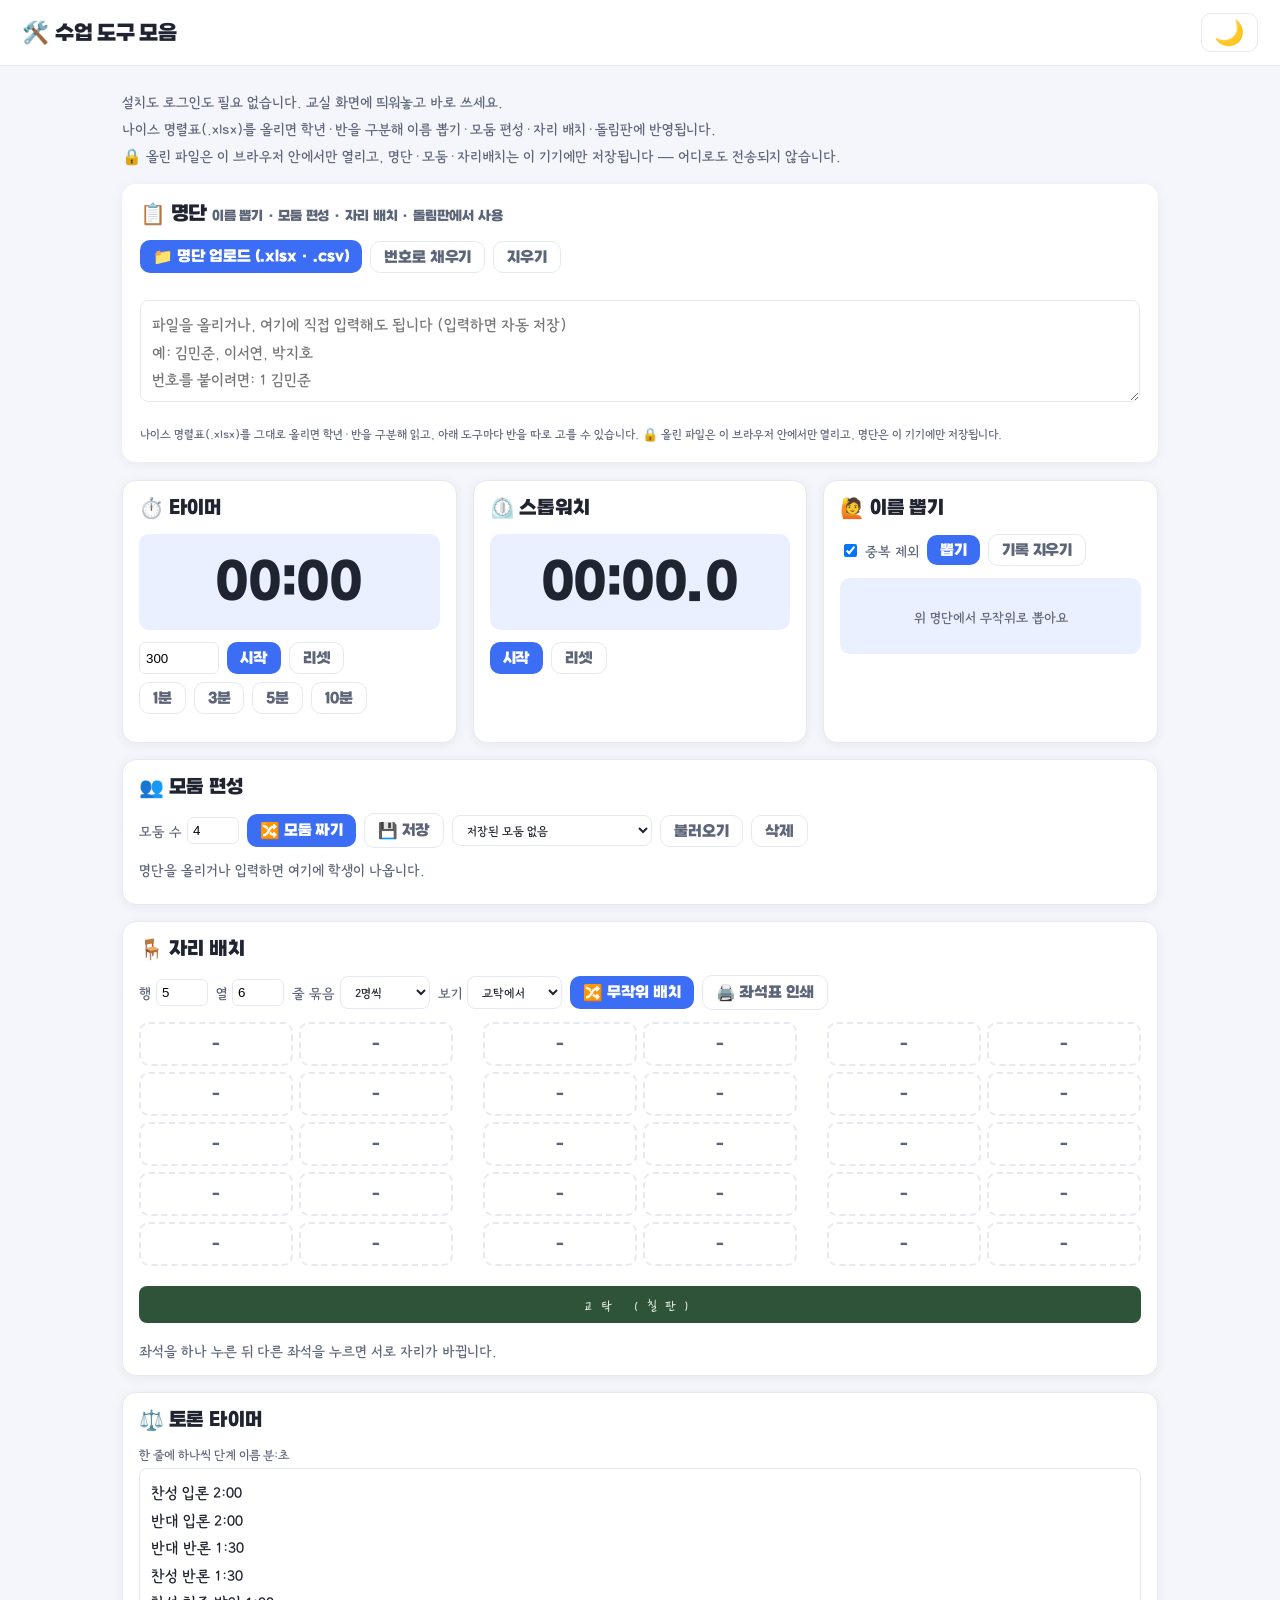
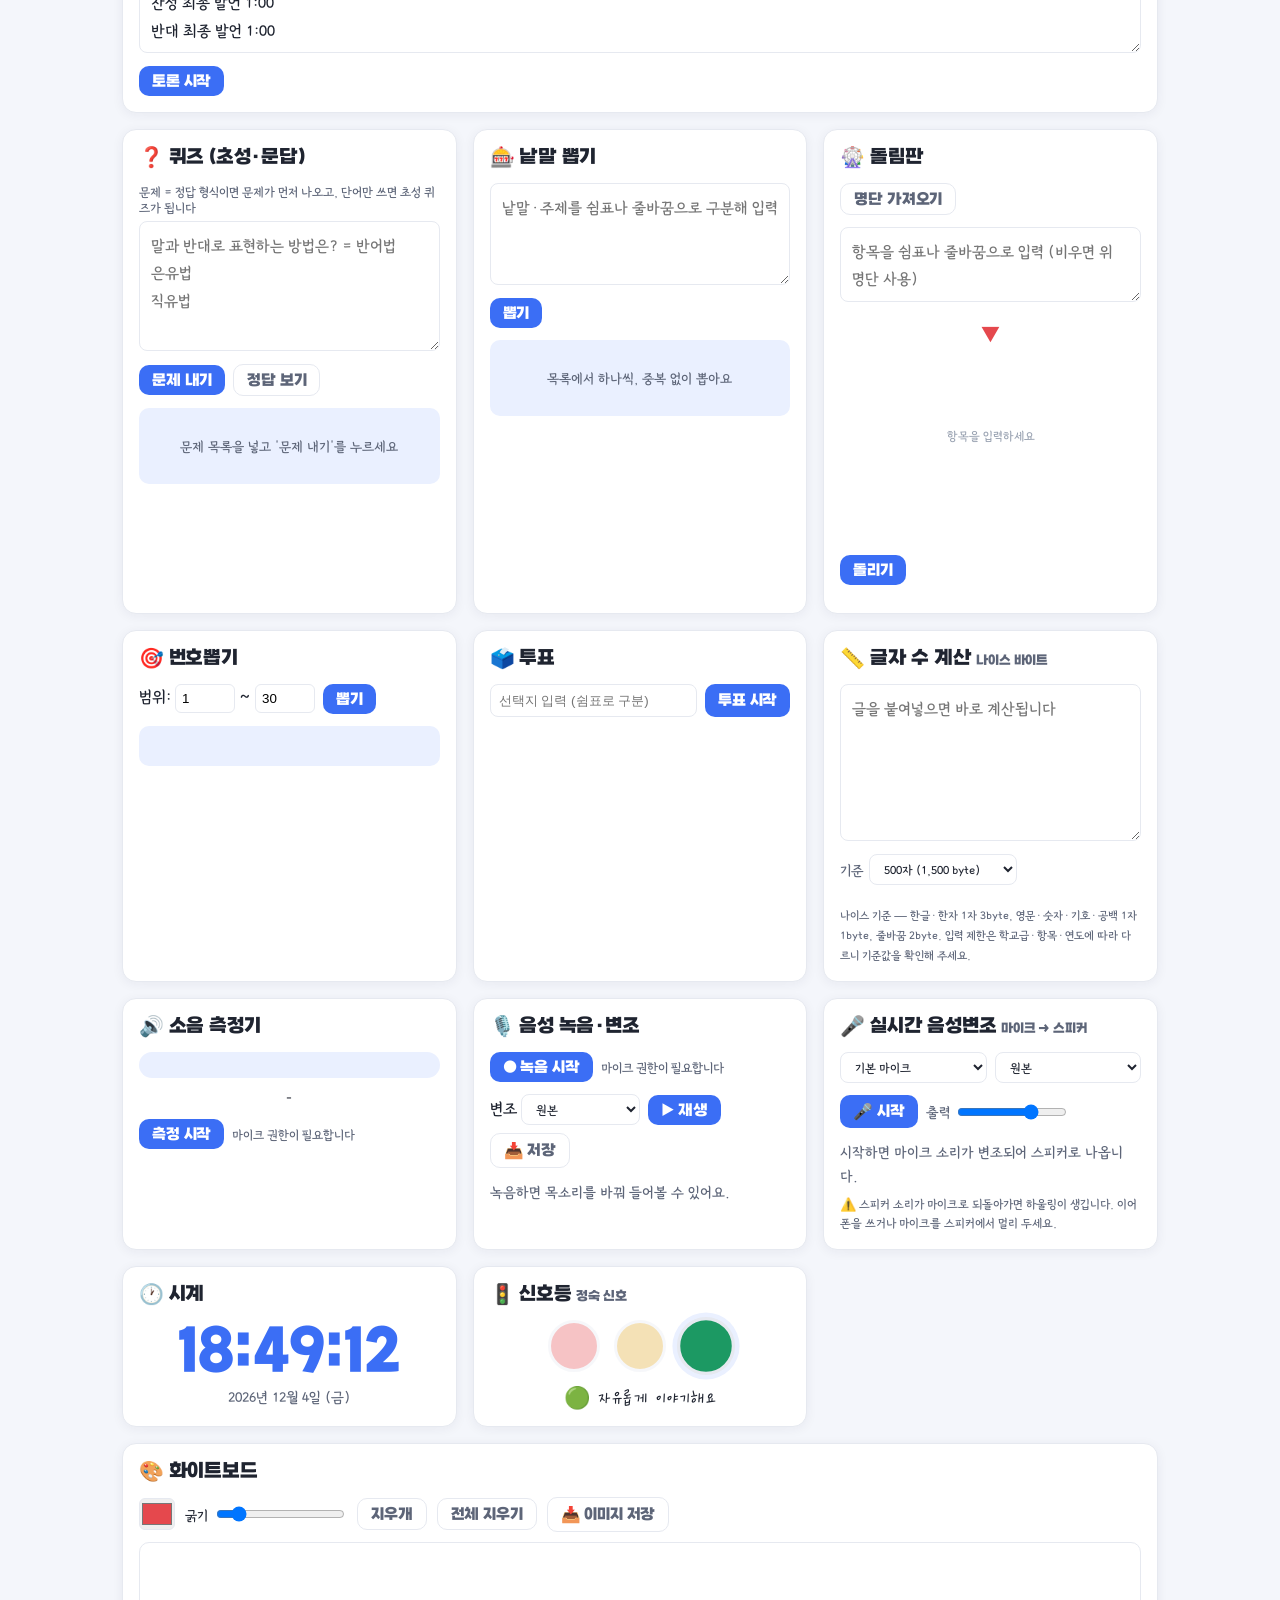
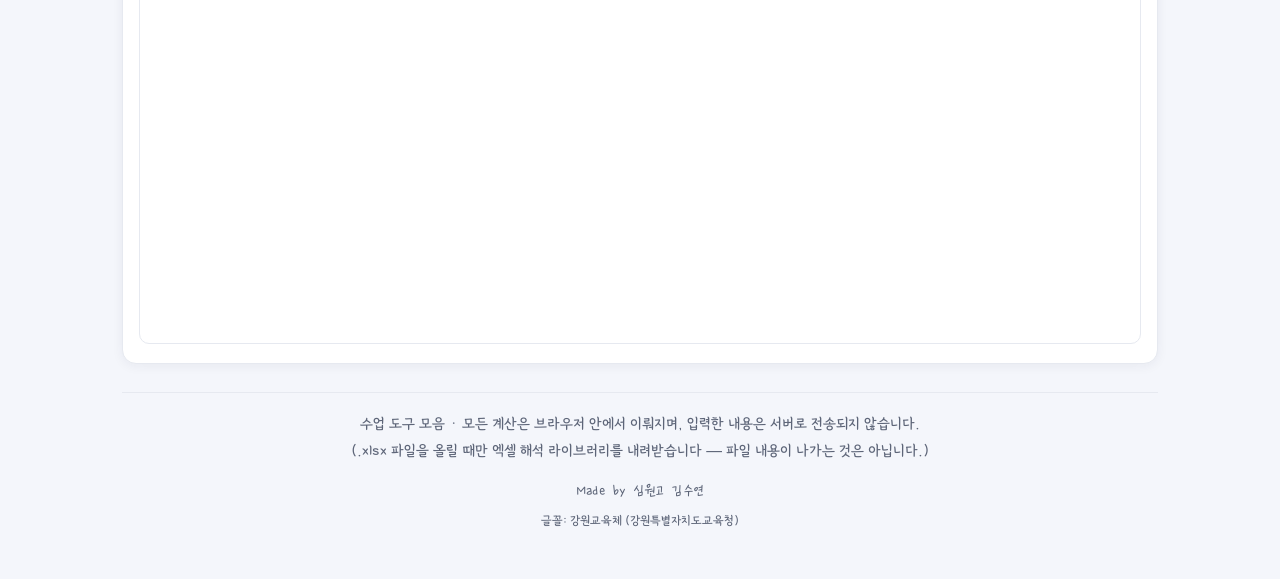
<file: tools/index.html>
<!DOCTYPE html>
<html lang="ko">
<head>
  <meta charset="UTF-8" />
  <meta name="viewport" content="width=device-width, initial-scale=1.0" />
  <title>수업 도구 모음</title>
  <meta name="description" content="교실에서 바로 쓰는 수업 도구 모음 — 타이머, 이름 뽑기, 모둠 편성, 자리 배치, 돌림판, 소음 측정기, 음성 변조, 화이트보드. 설치·로그인 없이 바로 사용하세요." />
  <link rel="preload" href="../fonts/gangwon-all-bold.woff2" as="font" type="font/woff2" crossorigin />
  <link rel="preload" href="../fonts/gangwon-power.woff2" as="font" type="font/woff2" crossorigin />
  <link rel="stylesheet" href="style.css?v=20261024b" />
  <link rel="icon" href="data:image/svg+xml,<svg xmlns='http://www.w3.org/2000/svg' viewBox='0 0 100 100'><text y='.9em' font-size='90'>🛠️</text></svg>" />
</head>
<body>
  <header class="topbar">
    <div class="brand">🛠️ <span>수업 도구 모음</span></div>
    <div class="account">
      <button id="theme-btn" class="btn btn-ghost btn-icon" title="다크 모드 전환">🌙</button>
    </div>
  </header>

  <main class="main">
    <p class="site-intro muted">
      설치도 로그인도 필요 없습니다. 교실 화면에 띄워놓고 바로 쓰세요.<br />
      나이스 명렬표(.xlsx)를 올리면 <b>학년·반을 구분</b>해 이름 뽑기·모둠 편성·자리 배치·돌림판에 반영됩니다.<br />
      🔒 올린 파일은 <b>이 브라우저 안에서만</b> 열리고, 명단·모둠·자리배치는 <b>이 기기에만</b> 저장됩니다 — 어디로도 전송되지 않습니다.
    </p>

    <!-- 공용 명단: 이름 뽑기 · 모둠 편성 · 자리 배치 · 돌림판에서 함께 사용 -->
    <div class="panel roster-panel">
      <div class="panel-head">
        <h2>📋 명단 <span class="muted" style="font-weight:400;font-size:0.8rem;">이름 뽑기 · 모둠 편성 · 자리 배치 · 돌림판에서 사용</span></h2>
        <span id="roster-count" class="muted"></span>
      </div>
      <div class="tool-row">
        <input id="roster-file" type="file" accept=".csv,.xlsx,.xls" hidden />
        <button id="roster-upload" class="btn btn-primary btn-sm">📁 명단 업로드 (.xlsx · .csv)</button>
        <button id="roster-numbers" class="btn btn-ghost btn-sm">번호로 채우기</button>
        <button id="roster-clear" class="btn btn-ghost btn-sm">지우기</button>
      </div>
      <div id="roster-status" class="roster-status muted"></div>
      <textarea id="roster" rows="3" class="tool-textarea"
        placeholder="파일을 올리거나, 여기에 직접 입력해도 됩니다 (입력하면 자동 저장)&#10;예: 김민준, 이서연, 박지호&#10;번호를 붙이려면: 1 김민준"></textarea>
      <p class="muted" style="font-size:0.75rem; margin:8px 0 0; line-height:1.6;">
        나이스 명렬표(.xlsx)를 그대로 올리면 <b>학년·반을 구분</b>해 읽고, 아래 도구마다 반을 따로 고를 수 있습니다.
        🔒 올린 파일은 이 브라우저 안에서만 열리고, 명단은 이 기기에만 저장됩니다.
      </p>
    </div>

    <div class="tools-grid">

      <div class="tool-card">
        <h3>⏱️ 타이머</h3>
        <div class="timer-display" id="timer-display">00:00</div>
        <div class="timer-controls">
          <input id="timer-input" type="number" placeholder="초" value="300" min="1" max="3600" />
          <button id="timer-start-btn" class="btn btn-primary btn-sm">시작</button>
          <button id="timer-stop-btn" class="btn btn-ghost btn-sm hidden">중지</button>
          <button id="timer-reset-btn" class="btn btn-ghost btn-sm">리셋</button>
          <button id="timer-alarm-stop" class="btn btn-danger btn-sm hidden">🔔 알람 끄기</button>
        </div>
        <div class="tool-row" style="margin-top:8px;">
          <button class="btn btn-ghost btn-sm" data-timer="60">1분</button>
          <button class="btn btn-ghost btn-sm" data-timer="180">3분</button>
          <button class="btn btn-ghost btn-sm" data-timer="300">5분</button>
          <button class="btn btn-ghost btn-sm" data-timer="600">10분</button>
        </div>
      </div>

      <div class="tool-card">
        <h3>⏲️ 스톱워치</h3>
        <div class="stopwatch-display" id="stopwatch-display">00:00.0</div>
        <div class="stopwatch-controls">
          <button id="stopwatch-start-btn" class="btn btn-primary btn-sm">시작</button>
          <button id="stopwatch-stop-btn" class="btn btn-ghost btn-sm hidden">중지</button>
          <button id="stopwatch-reset-btn" class="btn btn-ghost btn-sm">리셋</button>
        </div>
      </div>

      <div class="tool-card">
        <h3>🙋 이름 뽑기</h3>
        <div class="tool-row">
          <span id="picker-cls" class="cls-sel hidden">
            <select id="picker-grade" title="학년"></select>
            <select id="picker-class" title="반"></select>
          </span>
          <label class="tool-check"><input id="picker-norepeat" type="checkbox" checked /> 중복 제외</label>
          <button id="picker-btn" class="btn btn-primary btn-sm">뽑기</button>
          <button id="picker-reset" class="btn btn-ghost btn-sm">기록 지우기</button>
        </div>
        <div id="picker-result" class="picker-result">위 명단에서 무작위로 뽑아요</div>
        <div id="picker-history" class="picker-history"></div>
      </div>

      <div class="tool-card tool-card-wide">
        <h3>👥 모둠 편성</h3>
        <div class="tool-row">
          <span id="group-cls" class="cls-sel hidden">
            <select id="group-grade" title="학년"></select>
            <select id="group-class" title="반"></select>
          </span>
          <label class="tool-check">모둠 수 <input id="group-count" type="number" value="4" min="2" max="12" /></label>
          <button id="group-make-btn" class="btn btn-primary btn-sm">🔀 모둠 짜기</button>
          <button id="group-save-btn" class="btn btn-ghost btn-sm" disabled>💾 저장</button>
          <select id="group-saved" title="저장된 모둠"><option value="">저장된 모둠 없음</option></select>
          <button id="group-load-btn" class="btn btn-ghost btn-sm">불러오기</button>
          <button id="group-del-btn" class="btn btn-ghost btn-sm">삭제</button>
        </div>
        <div id="group-roster" class="group-roster"></div>
        <div id="group-result" class="group-result"></div>
      </div>

      <div class="tool-card tool-card-wide">
        <h3>🪑 자리 배치 <span id="seating-count" class="muted" style="font-weight:400;font-size:0.8rem;"></span></h3>
        <div class="tool-row">
          <span id="seating-cls" class="cls-sel hidden">
            <select id="seating-grade" title="학년"></select>
            <select id="seating-class" title="반"></select>
          </span>
          <label class="tool-check">행 <input id="seating-rows" type="number" value="5" min="1" max="12" /></label>
          <label class="tool-check">열 <input id="seating-cols" type="number" value="6" min="1" max="12" /></label>
          <label class="tool-check">줄 묶음
            <select id="seating-pair">
              <option value="2">2명씩</option>
              <option value="1">1명씩</option>
            </select>
          </label>
          <label class="tool-check">보기
            <select id="seating-view">
              <option value="teacher">교탁에서</option>
              <option value="student">학생석에서</option>
            </select>
          </label>
          <button id="seating-random" class="btn btn-primary btn-sm">🔀 무작위 배치</button>
          <button id="seating-print" class="btn btn-ghost btn-sm">🖨️ 좌석표 인쇄</button>
        </div>
        <div id="seating-display" class="seating-display"></div>
      </div>

      <div class="tool-card tool-card-wide">
        <h3>⚖️ 토론 타이머</h3>
        <div id="debate-setup">
          <p class="muted" style="margin: 0 0 6px; font-size: 0.8rem;">한 줄에 하나씩 <b>단계 이름 분:초</b></p>
          <textarea id="debate-stages" rows="6" class="tool-textarea">찬성 입론 2:00
반대 입론 2:00
반대 반론 1:30
찬성 반론 1:30
찬성 최종 발언 1:00
반대 최종 발언 1:00</textarea>
          <button id="debate-start-btn" class="btn btn-primary btn-sm">토론 시작</button>
        </div>
        <div id="debate-run" class="hidden">
          <div id="debate-stage-label" class="debate-stage-label"></div>
          <div id="debate-timer" class="debate-timer">0:00</div>
          <div id="debate-next" class="debate-next muted"></div>
          <div class="tool-row" style="margin-top: 10px;">
            <button id="debate-pause-btn" class="btn btn-sm">⏸ 일시정지</button>
            <button id="debate-skip-btn" class="btn btn-sm btn-ghost">다음 단계 ▸</button>
            <button id="debate-reset-btn" class="btn btn-sm btn-ghost">처음으로</button>
          </div>
        </div>
      </div>

      <div class="tool-card">
        <h3>❓ 퀴즈 (초성·문답)</h3>
        <p class="muted" style="margin: 0 0 6px; font-size: 0.78rem;">
          <b>문제 = 정답</b> 형식이면 문제가 먼저 나오고, <b>단어만</b> 쓰면 초성 퀴즈가 됩니다
        </p>
        <textarea id="chosung-words" rows="4" class="tool-textarea" placeholder="말과 반대로 표현하는 방법은? = 반어법&#10;은유법&#10;직유법"></textarea>
        <div class="tool-row">
          <button id="chosung-next-btn" class="btn btn-primary btn-sm">문제 내기</button>
          <button id="chosung-reveal-btn" class="btn btn-ghost btn-sm">정답 보기</button>
          <span id="chosung-remain" class="muted"></span>
        </div>
        <div id="chosung-display" class="picker-result">문제 목록을 넣고 '문제 내기'를 누르세요</div>
      </div>

      <div class="tool-card">
        <h3>🎰 낱말 뽑기</h3>
        <textarea id="word-list" rows="3" class="tool-textarea" placeholder="낱말·주제를 쉼표나 줄바꿈으로 구분해 입력"></textarea>
        <div class="tool-row">
          <button id="word-pick-btn" class="btn btn-primary btn-sm">뽑기</button>
          <span id="word-remain" class="muted"></span>
        </div>
        <div id="word-display" class="picker-result">목록에서 하나씩, 중복 없이 뽑아요</div>
      </div>

      <div class="tool-card">
        <h3>🎡 돌림판</h3>
        <div class="tool-row">
          <span id="wheel-cls" class="cls-sel hidden">
            <select id="wheel-grade" title="학년"></select>
            <select id="wheel-class" title="반"></select>
          </span>
          <button id="wheel-from-roster" class="btn btn-ghost btn-sm">명단 가져오기</button>
        </div>
        <textarea id="wheel-items" rows="2" class="tool-textarea" placeholder="항목을 쉼표나 줄바꿈으로 입력 (비우면 위 명단 사용)"></textarea>
        <div class="wheel-stage">
          <div class="wheel-pointer">▼</div>
          <svg id="wheel-svg" viewBox="0 0 200 200" class="wheel-svg"></svg>
        </div>
        <div class="tool-row">
          <button id="wheel-spin" class="btn btn-primary btn-sm">돌리기</button>
          <span id="wheel-result" class="wheel-result"></span>
        </div>
      </div>

      <div class="tool-card">
        <h3>🎯 번호뽑기</h3>
        <div class="numberpick-input">
          <label>범위: <input id="numberpick-min" type="number" value="1" /> ~ <input id="numberpick-max" type="number" value="30" /></label>
          <button id="numberpick-btn" class="btn btn-primary btn-sm">뽑기</button>
        </div>
        <div id="numberpick-result" class="numberpick-result"></div>
      </div>

      <div class="tool-card">
        <h3>🗳️ 투표</h3>
        <div class="vote-input">
          <input id="vote-option" type="text" placeholder="선택지 입력 (쉼표로 구분)" />
          <button id="vote-create-btn" class="btn btn-primary btn-sm">투표 시작</button>
        </div>
        <div id="vote-display" class="vote-display"></div>
      </div>

      <div class="tool-card">
        <h3>📏 글자 수 계산 <span class="muted" style="font-weight:400;font-size:0.75rem;">나이스 바이트</span></h3>
        <textarea id="count-text" rows="5" class="tool-textarea" placeholder="글을 붙여넣으면 바로 계산됩니다"></textarea>
        <div class="tool-row">
          <label class="tool-check">기준
            <select id="count-limit">
              <option value="1500">500자 (1,500 byte)</option>
              <option value="2100">700자 (2,100 byte)</option>
              <option value="3000">1,000자 (3,000 byte)</option>
              <option value="custom">직접 입력</option>
              <option value="0">제한 없음</option>
            </select>
          </label>
          <input id="count-limit-custom" type="number" class="hidden" min="1" max="99999" value="1500" title="제한 바이트" />
        </div>
        <div id="count-result" class="count-result"></div>
        <p class="muted" style="font-size:0.72rem; margin:8px 0 0; line-height:1.6;">
          나이스 기준 — 한글·한자 1자 <b>3byte</b>, 영문·숫자·기호·공백 1자 <b>1byte</b>, 줄바꿈 <b>2byte</b>.
          입력 제한은 학교급·항목·연도에 따라 다르니 기준값을 확인해 주세요.
        </p>
      </div>

      <div class="tool-card">
        <h3>🔊 소음 측정기</h3>
        <div class="noise-meter">
          <div id="noise-bar" class="noise-bar"><span id="noise-fill" class="noise-fill"></span></div>
          <div id="noise-val" class="noise-val">–</div>
        </div>
        <div class="tool-row">
          <button id="noise-toggle" class="btn btn-primary btn-sm">측정 시작</button>
          <span class="muted" style="font-size:0.78rem;">마이크 권한이 필요합니다</span>
        </div>
      </div>

      <div class="tool-card">
        <h3>🎙️ 음성 녹음·변조</h3>
        <div class="tool-row">
          <button id="rec-toggle" class="btn btn-primary btn-sm">● 녹음 시작</button>
          <span id="rec-status" class="muted" style="font-size:0.8rem;">마이크 권한이 필요합니다</span>
        </div>
        <div class="tool-row">
          <label>변조
            <select id="rec-effect" title="목소리 바꾸기">
              <option value="none">원본</option>
              <option value="high">🐿️ 높은 목소리</option>
              <option value="low">👹 낮은 목소리</option>
              <option value="robot">🤖 로봇</option>
              <option value="echo">🌊 동굴 에코</option>
            </select>
          </label>
          <button id="rec-play" class="btn btn-primary btn-sm" disabled>▶ 재생</button>
          <button id="rec-save" class="btn btn-ghost btn-sm" disabled>📥 저장</button>
        </div>
        <div id="rec-info" class="rec-info muted">녹음하면 목소리를 바꿔 들어볼 수 있어요.</div>
      </div>

      <div class="tool-card">
        <h3>🎤 실시간 음성변조 <span class="muted" style="font-weight:400;font-size:0.75rem;">마이크 → 스피커</span></h3>
        <div class="tool-row">
          <select id="live-mic" title="마이크 선택"><option value="">기본 마이크</option></select>
          <select id="live-effect" title="변조 종류">
            <option value="none">원본</option>
            <option value="high">🐿️ 높은 목소리</option>
            <option value="low">👹 낮은 목소리</option>
            <option value="robot">🤖 로봇</option>
            <option value="echo">🌊 동굴 에코</option>
          </select>
        </div>
        <div class="tool-row">
          <button id="live-toggle" class="btn btn-primary btn-sm">🎤 시작</button>
          <label class="tool-check">출력 <input id="live-volume" type="range" min="0" max="100" value="70" /></label>
        </div>
        <div id="live-status" class="rec-info muted">시작하면 마이크 소리가 변조되어 스피커로 나옵니다.</div>
        <p class="muted" style="font-size:0.75rem; margin:6px 0 0; line-height:1.5;">⚠️ 스피커 소리가 마이크로 되돌아가면 <b>하울링</b>이 생깁니다. 이어폰을 쓰거나 마이크를 스피커에서 멀리 두세요.</p>
      </div>

      <div class="tool-card">
        <h3>🕐 시계</h3>
        <div id="clock-time" class="clock-time">00:00:00</div>
        <div id="clock-date" class="clock-date muted"></div>
      </div>

      <div class="tool-card">
        <h3>🚦 신호등 <span class="muted" style="font-weight:400;font-size:0.78rem;">정숙 신호</span></h3>
        <div class="signal-lights" id="signal-lights">
          <button class="signal-light red" data-signal="red" title="조용히"></button>
          <button class="signal-light yellow" data-signal="yellow" title="속삭이기"></button>
          <button class="signal-light green active" data-signal="green" title="자유롭게"></button>
        </div>
        <div id="signal-label" class="signal-label">🟢 자유롭게 이야기해요</div>
      </div>

      <div class="tool-card tool-card-wide">
        <h3>🎨 화이트보드</h3>
        <div class="wb-toolbar">
          <input id="wb-color" type="color" value="#e5484d" title="색" />
          <label>굵기 <input id="wb-size" type="range" min="1" max="24" value="4" /></label>
          <button id="wb-eraser" class="btn btn-ghost btn-sm">지우개</button>
          <button id="wb-clear" class="btn btn-ghost btn-sm">전체 지우기</button>
          <button id="wb-save" class="btn btn-ghost btn-sm">📥 이미지 저장</button>
        </div>
        <canvas id="wb-canvas" class="wb-canvas" width="900" height="360"></canvas>
      </div>

    </div>

    <footer class="site-footer muted">
      수업 도구 모음 · 모든 계산은 브라우저 안에서 이뤄지며, 입력한 내용은 서버로 전송되지 않습니다.<br />
      (.xlsx 파일을 올릴 때만 엑셀 해석 라이브러리를 내려받습니다 — 파일 내용이 나가는 것은 아닙니다.)
      <div class="site-credit">Made by 심원고 김수연</div>
      <div class="site-fontnote">글꼴: 강원교육체 (강원특별자치도교육청)</div>
    </footer>
  </main>

  <div id="toast" class="toast hidden"></div>
  <script src="app.js?v=20261024b"></script>
</body>
</html>
</file>
<file: tools/style.css>
/* ============================================================
   강원교육체 (강원특별자치도교육청 배포 무료 글꼴)
   TTF 19MB → WOFF2 1.0MB 로 변환해 사용. 한글 11,172자 전부 포함.
   ============================================================ */
@font-face {
  font-family: "GangwonEduAll";
  src: url("../fonts/gangwon-all-light.woff2") format("woff2");
  font-weight: 100 350;
  font-display: swap;
}
@font-face {
  font-family: "GangwonEduAll";
  src: url("../fonts/gangwon-all-bold.woff2") format("woff2");
  font-weight: 351 900;
  font-display: swap;
}
@font-face {
  font-family: "GangwonEduPower";
  src: url("../fonts/gangwon-power.woff2") format("woff2");
  font-weight: 400 900;
  font-display: swap;
}
@font-face {
  font-family: "GangwonEduHyeonok";
  src: url("../fonts/gangwon-hyeonok.woff2") format("woff2");
  font-weight: 400 700;
  font-display: swap;
}

:root {
  /* 본문·UI / 큰 숫자·결과 / 손글씨 포인트 */
  --font-ui: "GangwonEduAll", "Pretendard", -apple-system, "Segoe UI", "Malgun Gothic", sans-serif;
  --font-display: "GangwonEduPower", "GangwonEduAll", "Pretendard", -apple-system, sans-serif;
  --font-hand: "GangwonEduHyeonok", "GangwonEduAll", "Pretendard", -apple-system, sans-serif;
  --bg: #f4f6fb;
  --panel: #ffffff;
  --ink: #1f2430;
  --muted: #5d6578;
  --line: #e6e9f0;
  --primary: #3b6ef5;
  --primary-ink: #ffffff;
  --danger: #e5484d;
  --sun: #e5484d;
  --sat: #3b6ef5;
  --today: #fff3d6;
  --accent-soft: #eaf0ff;
  --shadow: 0 2px 12px rgba(30, 40, 70, 0.06);
  --radius: 14px;
}

* { box-sizing: border-box; }

body {
  margin: 0;
  font-family: var(--font-ui);
  background: var(--bg);
  color: var(--ink);
  -webkit-font-smoothing: antialiased;
}

.hidden { display: none !important; }
.muted { color: var(--muted); font-size: 0.85rem; }
.spacer { flex: 1; }

/* ---------- Top bar ---------- */
.topbar {
  display: flex;
  align-items: center;
  justify-content: space-between;
  padding: 13px 22px;
  background: var(--panel);
  border-bottom: 1px solid var(--line);
}
.brand { font-weight: 800; font-size: 1.12rem; display: flex; align-items: center; gap: 6px; }

/* ---------- Tab bar (홈/달력/메모) ---------- */
.tabbar {
  position: sticky; top: 0; z-index: 10;
  display: flex; flex-wrap: wrap; gap: 4px;
  padding: 6px 16px;
  background: var(--panel);
  border-bottom: 1px solid var(--line);
}
.navbtn {
  flex: 0 0 auto;
  display: inline-flex; align-items: center; gap: 6px;
  border: none; background: transparent; cursor: pointer;
  font-family: inherit; font-size: 0.92rem; font-weight: 600;
  color: var(--muted); padding: 9px 16px; border-radius: 10px;
  transition: background 0.12s ease, color 0.12s ease;
}
.navbtn:hover { background: var(--accent-soft); color: var(--ink); }
.navbtn.active { background: var(--primary); color: #fff; }
.navbtn .navicon { font-size: 1rem; }

/* ---------- Main / views ---------- */
.main { max-width: 1080px; margin: 0 auto; padding: 22px 22px 48px; }
.view { animation: viewIn 0.2s ease; }
@keyframes viewIn { from { opacity: 0; transform: translateY(4px); } to { opacity: 1; transform: none; } }

/* ---------- Dashboard ---------- */
.dash-greeting { margin-bottom: 18px; }
.dash-greeting h2 { margin: 0 0 3px; font-size: 1.45rem; }
.dash-grid {
  display: grid;
  grid-template-columns: repeat(auto-fit, minmax(280px, 1fr));
  gap: 16px;
  align-items: start;
}
.dash-card {
  background: var(--panel); border-radius: 16px;
  box-shadow: var(--shadow); border: 1px solid var(--line);
  padding: 18px;
}
.dash-card-head {
  display: flex; align-items: center; justify-content: space-between;
  font-weight: 700; font-size: 1rem; margin-bottom: 14px;
}
.linkbtn { border: none; background: transparent; color: var(--primary); font-weight: 600; cursor: pointer; font-size: 0.84rem; font-family: inherit; }

/* D-Day */
.dday-list { display: flex; flex-direction: column; gap: 8px; }
.dday-item { display: flex; align-items: center; gap: 12px; padding: 10px 12px; border-radius: 12px; background: var(--accent-soft); }
.dday-badge { min-width: 56px; text-align: center; font-weight: 800; font-size: 0.98rem; color: var(--primary); }
.dday-badge.soon { color: var(--cat-holiday); }
.dday-info { flex: 1; min-width: 0; }
.dday-title { font-weight: 600; font-size: 0.92rem; white-space: nowrap; overflow: hidden; text-overflow: ellipsis; }
.dday-date { font-size: 0.75rem; color: var(--muted); }

/* 오늘 일정 */
.today-events { list-style: none; margin: 0; padding: 0; display: flex; flex-direction: column; gap: 8px; }
.today-ev { display: flex; align-items: center; gap: 10px; padding: 9px 10px; border-radius: 10px; border: 1px solid var(--line); border-left: 4px solid var(--muted); }
.today-ev.cat-personal { border-left-color: var(--cat-personal); }
.today-ev.cat-work { border-left-color: var(--cat-work); }
.today-ev.cat-subject { border-left-color: var(--cat-subject); }
.today-ev.cat-academic { border-left-color: var(--cat-academic); }
.today-ev.cat-holiday { border-left-color: var(--cat-holiday); }
.today-ev .t-time { font-size: 0.78rem; font-weight: 700; color: var(--primary); min-width: 42px; }
.today-ev .t-title { font-size: 0.9rem; }

/* 홈: 최근 메모 */
.dash-memos { display: flex; flex-direction: column; gap: 6px; cursor: pointer; }
.dash-memo {
  display: flex; align-items: baseline; gap: 6px;
  border: 1px solid var(--line); border-radius: 10px;
  padding: 8px 10px; font-size: 0.86rem;
  transition: filter 0.12s ease;
}
.dash-memo:hover { filter: brightness(0.97); }
.dash-memo-pin { flex: 0 0 auto; font-size: 0.78rem; }
.dash-memo-text {
  flex: 1; min-width: 0;
  display: -webkit-box; -webkit-line-clamp: 2; -webkit-box-orient: vertical;
  overflow: hidden; white-space: pre-line; word-break: break-word;
}
.dash-memo-cat {
  flex: 0 0 auto; font-size: 0.68rem; font-weight: 700;
  color: var(--muted); background: rgba(0,0,0,0.05);
  border-radius: 6px; padding: 2px 6px;
}
[data-theme="dark"] .dash-memo:hover { filter: brightness(1.15); }
[data-theme="dark"] .dash-memo-cat { background: rgba(255,255,255,0.1); }

/* 할 일 (todo) */
.todo-input { display: flex; gap: 8px; margin-bottom: 12px; }
.todo-input input { flex: 1; border: 1px solid var(--line); border-radius: 10px; padding: 9px 12px; font-family: inherit; font-size: 0.9rem; background: var(--panel); color: var(--ink); }
.todo-input input:focus { outline: none; border-color: var(--primary); }
.todo-list { list-style: none; margin: 0; padding: 0; display: flex; flex-direction: column; gap: 4px; }
.todo-item { display: flex; align-items: center; gap: 10px; padding: 7px 6px; border-radius: 8px; }
.todo-item:hover { background: var(--accent-soft); }
.todo-check { width: 20px; height: 20px; border-radius: 6px; border: 2px solid var(--line); cursor: pointer; flex: 0 0 auto; display: flex; align-items: center; justify-content: center; font-size: 0.75rem; color: #fff; background: transparent; }
.todo-item.done .todo-check { background: var(--primary); border-color: var(--primary); }
.todo-text { flex: 1; font-size: 0.92rem; word-break: break-word; }
.todo-item.done .todo-text { text-decoration: line-through; color: var(--muted); }
.todo-del { border: none; background: transparent; color: var(--muted); cursor: pointer; font-size: 0.95rem; opacity: 0; }
.todo-item:hover .todo-del { opacity: 1; }
.todo-del:hover { color: var(--danger); }

/* 넓은 화면: 메모 카드 다단 배치 */
@media (min-width: 700px) {
  .memo-group-items { display: grid; grid-template-columns: repeat(auto-fill, minmax(220px, 1fr)); gap: 10px; }
}
.account { display: flex; align-items: center; gap: 10px; }
.user-name { font-size: 0.9rem; color: var(--muted); }
.badge {
  font-size: 0.72rem;
  padding: 3px 9px;
  border-radius: 999px;
  background: #fff2d8;
  color: #a9791b;
  font-weight: 600;
}
.badge.synced { background: #dcf5e6; color: #1c7a45; }

/* ---------- Buttons ---------- */
.btn {
  border: none;
  border-radius: 10px;
  padding: 8px 14px;
  font-size: 0.9rem;
  font-weight: 600;
  cursor: pointer;
  font-family: inherit;
  transition: filter 0.12s ease, background 0.12s ease;
}
.btn:hover { filter: brightness(0.97); }
.btn-primary { background: var(--primary); color: var(--primary-ink); }
.btn-ghost { background: transparent; color: var(--muted); border: 1px solid var(--line); }
.btn-danger { background: var(--danger); color: #fff; }
.btn-icon { background: transparent; color: var(--ink); font-size: 1.3rem; padding: 4px 12px; }

/* ---------- Layout ---------- */
.layout {
  display: grid;
  grid-template-columns: 1.6fr 1fr;
  gap: 18px;
  padding: 22px;
  max-width: 1200px;
  margin: 0 auto;
}
@media (max-width: 820px) {
  .layout { grid-template-columns: 1fr; }
}

/* ---------- 모바일 최적화 ---------- */
@media (max-width: 640px) {
  /* 상단바: 한 줄로 압축 */
  .topbar { padding: 10px 12px; gap: 8px; }
  .brand { font-size: 1rem; white-space: nowrap; }
  .account { gap: 6px; }
  .user-name { display: none; }               /* 이름은 숨겨 공간 확보 */
  .badge { font-size: 0.65rem; padding: 2px 7px; }
  .topbar .btn { padding: 7px 10px; font-size: 0.82rem; }
  #theme-btn.btn-icon { padding: 4px 8px; }

  /* 탭바 / 여백 축소로 화면 폭 확보 */
  .tabbar { padding: 5px 10px; }
  .navbtn { padding: 8px 13px; font-size: 0.86rem; }
  .main { padding: 12px 12px 40px; }
  .panel { padding: 12px; border-radius: 12px; }
  .panel-head { margin-bottom: 10px; }
  .dash-grid { grid-template-columns: 1fr; gap: 12px; }
  .dash-greeting h2 { font-size: 1.25rem; }

  /* 달력 */
  .cal-nav h2 { min-width: 92px; font-size: 1rem; }
  .cal-nav .btn-icon { padding: 4px 8px; }
  .calendar-grid { gap: 3px; }
  .cal-cell { min-height: 66px; padding: 3px; border-radius: 8px; gap: 2px; }
  .cal-date { font-size: 0.76rem; }
  .weekday-row span { font-size: 0.72rem; }
  .cal-ev { font-size: 0.56rem; padding: 1px 3px; border-radius: 3px; }
  .cal-more { font-size: 0.56rem; }

  /* 메모 작성 도구 줄바꿈 허용 */
  .memo-compose-tools { flex-wrap: wrap; gap: 8px; }
  .memo-cat-select { flex: 1; max-width: none; }

  /* 일정 상세/모달 */
  .event-item { padding: 9px 10px; }
  .modal { padding: 12px; }
  .modal-card { padding: 18px; }
}

.panel {
  background: var(--panel);
  border-radius: var(--radius);
  box-shadow: var(--shadow);
  padding: 18px;
}
.panel-head {
  display: flex;
  align-items: center;
  justify-content: space-between;
  margin-bottom: 14px;
}
.panel-head h2 { margin: 0; font-size: 1.05rem; }

/* ---------- Category colors ---------- */
:root {
  --cat-personal: #8b5cf6;
  --cat-work: #3b6ef5;
  --cat-subject: #1c9963;
  --cat-academic: #e08a1e;
  --cat-holiday: #e5484d;
}

/* ---------- Legend / filter chips ---------- */
.legend { display: flex; gap: 8px; margin-bottom: 12px; flex-wrap: wrap; }
.chip {
  display: inline-flex; align-items: center; gap: 6px;
  border: 1px solid var(--line); background: #fff;
  border-radius: 999px; padding: 5px 12px;
  font-size: 0.82rem; font-weight: 600; color: var(--muted);
  cursor: pointer; transition: all 0.12s ease;
}
.chip .chip-dot { width: 9px; height: 9px; border-radius: 50%; background: var(--muted); }
.chip-personal .chip-dot { background: var(--cat-personal); }
.chip-work .chip-dot { background: var(--cat-work); }
.chip-subject .chip-dot { background: var(--cat-subject); }
.chip-academic .chip-dot { background: var(--cat-academic); }
.chip.active { color: var(--ink); border-color: currentColor; }
.chip-personal.active { background: #f2ecff; border-color: var(--cat-personal); color: #6b3fd4; }
.chip-work.active { background: #eef3ff; border-color: var(--cat-work); color: #2a53c7; }
.chip-subject.active { background: #e9f7f0; border-color: var(--cat-subject); color: #14764b; }
.chip-academic.active { background: #fdf2e2; border-color: var(--cat-academic); color: #a8650f; }
.chip:not(.active) { opacity: 0.55; }

/* ---------- Calendar ---------- */
.cal-nav { display: flex; align-items: center; gap: 6px; }
.cal-nav h2 { min-width: 130px; text-align: center; }

.weekday-row, .calendar-grid {
  display: grid;
  grid-template-columns: repeat(7, 1fr);
}
.weekday-row {
  margin-bottom: 6px;
}
.weekday-row span {
  text-align: center;
  font-size: 0.8rem;
  font-weight: 600;
  color: var(--muted);
  padding: 4px 0;
}
.weekday-row .sun { color: var(--sun); }
.weekday-row .sat { color: var(--sat); }

.calendar-grid { gap: 4px; }
.cal-cell {
  min-height: 84px;
  border: 1px solid var(--line);
  border-radius: 10px;
  padding: 5px;
  cursor: pointer;
  background: #fff;
  display: flex;
  flex-direction: column;
  gap: 3px;
  overflow: hidden;
  transition: background 0.1s ease, border 0.1s ease;
}
.cal-cell:hover { background: var(--accent-soft); }
.cal-cell.other-month { background: #fafbfe; color: #c2c8d6; cursor: default; }
.cal-cell.other-month:hover { background: #fafbfe; }
.cal-cell.today { background: var(--today); border-color: #ffd98a; }
.cal-cell.selected { border-color: var(--primary); box-shadow: 0 0 0 2px var(--accent-soft); }
.cal-date { font-size: 0.82rem; font-weight: 600; }
.cal-cell.sun .cal-date { color: var(--sun); }
.cal-cell.sat .cal-date { color: var(--sat); }
/* 셀 안에 일정 제목 표시 (점 대신) */
.cal-ev-wrap { display: flex; flex-direction: column; gap: 2px; overflow: hidden; }
.cal-ev {
  font-size: 0.64rem;
  line-height: 1.35;
  padding: 1px 4px;
  border-radius: 4px;
  color: #fff;
  white-space: nowrap;
  overflow: hidden;
  text-overflow: ellipsis;
}
.cal-more { font-size: 0.62rem; color: var(--muted); padding-left: 3px; }

/* 좁은 화면에서는 살짝 더 작게 */
@media (max-width: 520px) {
  .cal-ev { font-size: 0.58rem; padding: 1px 3px; }
  .cal-cell { min-height: 76px; }
}

/* ---------- Day detail ---------- */
.day-detail {
  margin-top: 16px;
  border-top: 1px solid var(--line);
  padding-top: 14px;
}
.day-detail h3 { margin: 0 0 10px; font-size: 0.98rem; }
.event-list { list-style: none; margin: 0 0 12px; padding: 0; display: flex; flex-direction: column; gap: 8px; }
.event-item {
  display: flex;
  align-items: center;
  gap: 10px;
  padding: 10px 12px;
  border: 1px solid var(--line);
  border-left: 4px solid var(--muted);
  border-radius: 10px;
  cursor: pointer;
}
.event-item:hover { background: var(--accent-soft); }
.event-item.cat-personal { border-left-color: var(--cat-personal); }
.event-item.cat-work { border-left-color: var(--cat-work); }
.event-item.cat-subject { border-left-color: var(--cat-subject); }
.event-item.cat-academic { border-left-color: var(--cat-academic); cursor: default; }
.event-item.cat-holiday { border-left-color: var(--cat-holiday); cursor: default; }
.event-item.cat-holiday .event-title-txt { color: var(--cat-holiday); }
.event-item.cat-academic:hover, .event-item.cat-holiday:hover { background: #fff; }
.cat-tag {
  font-size: 0.68rem; font-weight: 700; padding: 2px 7px; border-radius: 6px;
  background: #eef1f6; color: var(--muted);
}
.cat-tag.personal { background: #f2ecff; color: var(--cat-personal); }
.cat-tag.work { background: #eef3ff; color: var(--cat-work); }
.cat-tag.subject { background: #e9f7f0; color: var(--cat-subject); }
.cat-tag.academic { background: #fdf2e2; color: var(--cat-academic); }
.cat-tag.holiday { background: #fdeaea; color: var(--cat-holiday); }
.event-time { font-size: 0.78rem; color: var(--primary); font-weight: 700; min-width: 46px; }
.event-info { flex: 1; }
.event-title-txt { font-weight: 600; font-size: 0.92rem; }
.event-desc-txt { font-size: 0.8rem; color: var(--muted); }
.empty-note { color: var(--muted); font-size: 0.88rem; padding: 6px 0; }

/* ---------- Memo (Google Keep 스타일) ---------- */
.btn-sm { padding: 6px 12px; font-size: 0.82rem; }

/* 검색 */
.memo-search-wrap {
  display: flex; align-items: center; gap: 8px;
  border: 1px solid var(--line); border-radius: 999px;
  padding: 7px 14px; margin-bottom: 14px;
  background: #f6f8fc;
}
.memo-search-wrap:focus-within { background: #fff; border-color: var(--primary); }
.memo-search-icon { font-size: 0.85rem; opacity: 0.6; }
.memo-search {
  flex: 1; border: none; background: transparent; outline: none;
  font-family: inherit; font-size: 0.9rem; color: var(--ink);
}
.memo-search-clear {
  border: none; background: transparent; cursor: pointer;
  color: var(--muted); font-size: 0.9rem; line-height: 1;
}

/* 작성 박스 */
.memo-compose {
  border: 1px solid var(--line); border-radius: 12px;
  padding: 10px 12px; margin-bottom: 18px;
  box-shadow: var(--shadow);
  transition: box-shadow 0.15s ease;
}
.memo-compose:focus-within { box-shadow: 0 3px 16px rgba(30,40,70,0.12); }
.memo-compose textarea {
  width: 100%; border: none; outline: none; resize: none;
  font-family: inherit; font-size: 0.95rem; color: var(--ink);
  background: transparent; line-height: 1.5;
}
.memo-compose-tools {
  display: flex; align-items: center; justify-content: space-between;
  gap: 8px; margin-top: 8px;
}
.memo-cat-row { display: flex; gap: 6px; align-items: center; }
.memo-cat-select {
  border: 1px solid var(--line); border-radius: 8px;
  padding: 6px 8px; font-family: inherit; font-size: 0.82rem;
  background: #fff; color: var(--ink); max-width: 130px;
}
.memo-cat-select:focus { outline: none; border-color: var(--primary); }

/* 모달 입력 (유지) */
.modal textarea, .modal input, .modal select {
  width: 100%;
  border: 1px solid var(--line); border-radius: 10px;
  padding: 10px; font-family: inherit; font-size: 0.92rem; resize: vertical;
}
.modal textarea:focus, .modal input:focus, .modal select:focus {
  outline: none; border-color: var(--primary);
}

/* 메모 항목 필터 칩 */
.memo-filter { display: flex; flex-wrap: wrap; gap: 6px; margin-bottom: 14px; }
.memo-chip {
  border: 1px solid var(--line); background: var(--panel); color: var(--muted);
  border-radius: 999px; padding: 6px 13px; cursor: pointer;
  font-family: inherit; font-size: 0.83rem; font-weight: 600;
  transition: all 0.12s ease;
}
.memo-chip:hover { border-color: var(--primary); color: var(--ink); }
.memo-chip.active { background: var(--primary); border-color: var(--primary); color: #fff; }
[data-theme="dark"] .memo-chip { background: #1f2430; border-color: #2a2e38; color: #b3b9c6; }
[data-theme="dark"] .memo-chip.active { background: var(--primary); border-color: var(--primary); color: #fff; }

/* 그룹(라벨) 헤더 */
.memo-list { display: flex; flex-direction: column; gap: 6px; }
.memo-group { margin-bottom: 16px; }
.memo-group-head {
  display: flex; align-items: center; gap: 8px;
  margin: 0 2px 10px;
  font-size: 0.78rem; font-weight: 700; letter-spacing: 0.03em;
  color: var(--muted); text-transform: none;
}
.memo-group-name { display: inline-flex; align-items: center; gap: 5px; }
.memo-group-count {
  font-size: 0.7rem; font-weight: 600; color: var(--muted);
  background: #eef1f6; border-radius: 999px; padding: 1px 7px;
}
.memo-group-items { list-style: none; margin: 0; padding: 0; display: flex; flex-direction: column; gap: 10px; }

/* 메모 카드 */
.memo-item {
  position: relative;
  border: 1px solid rgba(0,0,0,0.09); border-radius: 12px;
  padding: 13px 14px 8px;
  background: #fff;
  transition: box-shadow 0.15s ease, transform 0.1s ease;
}
.memo-item:hover { box-shadow: 0 4px 14px rgba(30,40,70,0.13); }
.memo-content { font-size: 0.93rem; line-height: 1.5; white-space: pre-wrap; word-break: break-word; color: #2b303b; cursor: text; }
.memo-edit {
  width: 100%; border: 1px dashed var(--primary); border-radius: 8px;
  padding: 6px 8px; font-family: inherit; font-size: 0.93rem; line-height: 1.5;
  background: rgba(255,255,255,0.6); color: #2b303b; resize: none; overflow: hidden;
}
.memo-edit:focus { outline: none; }
[data-theme="dark"] .memo-edit { background: rgba(0,0,0,0.25); color: var(--ink); }

/* 카드 색상 */
.mc-default { background: #ffffff; }
.mc-red    { background: #fdecec; }
.mc-orange { background: #fff1e0; }
.mc-yellow { background: #fff8db; }
.mc-green  { background: #e7f6ea; }
.mc-teal   { background: #e0f4f1; }
.mc-blue   { background: #e8f0fe; }
.mc-purple { background: #f2e9fd; }
.mc-pink   { background: #fde8f0; }
.mc-gray   { background: #f1f3f4; }

/* 고정(핀) 배지 */
.memo-pin-badge {
  position: absolute; top: 8px; right: 10px;
  font-size: 0.85rem; line-height: 1; pointer-events: none;
}

/* 카드 하단 액션바 */
.memo-foot {
  display: flex; align-items: center; gap: 4px;
  margin-top: 8px; min-height: 24px;
}
.memo-date { font-size: 0.7rem; color: var(--muted); margin-right: auto; }
.memo-actions {
  display: flex; align-items: center; gap: 2px;
  opacity: 0; transition: opacity 0.12s ease;
}
.memo-item:hover .memo-actions,
.memo-item.pinned .memo-actions { opacity: 1; }
.memo-ibtn {
  border: none; background: transparent; cursor: pointer;
  color: #5f6472; font-size: 0.95rem; line-height: 1;
  padding: 4px; border-radius: 6px;
}
.memo-ibtn:hover { background: rgba(0,0,0,0.07); }
.memo-ibtn.on { color: var(--primary); }
.memo-move {
  font-size: 0.72rem; color: #5f6472;
  border: 1px solid rgba(0,0,0,0.12); border-radius: 7px;
  padding: 3px 5px; background: rgba(255,255,255,0.6); font-family: inherit;
  cursor: pointer; max-width: 92px;
}
.memo-move:focus { outline: none; border-color: var(--primary); }
.memo-del:hover { color: var(--danger); }

/* 색상 팔레트 */
.memo-palette {
  display: flex; flex-wrap: wrap; gap: 6px;
  margin-top: 8px; padding-top: 8px;
  border-top: 1px solid rgba(0,0,0,0.07);
}
.memo-swatch {
  width: 20px; height: 20px; border-radius: 50%;
  cursor: pointer; border: 1px solid rgba(0,0,0,0.15);
  padding: 0;
}
.memo-swatch.sel { box-shadow: 0 0 0 2px var(--primary); border-color: var(--primary); }
.memo-swatch.sw-default { background:#fff; }
.memo-swatch.sw-red { background:#fdecec; }
.memo-swatch.sw-orange { background:#fff1e0; }
.memo-swatch.sw-yellow { background:#fff8db; }
.memo-swatch.sw-green { background:#e7f6ea; }
.memo-swatch.sw-teal { background:#e0f4f1; }
.memo-swatch.sw-blue { background:#e8f0fe; }
.memo-swatch.sw-purple { background:#f2e9fd; }
.memo-swatch.sw-pink { background:#fde8f0; }
.memo-swatch.sw-gray { background:#f1f3f4; }

/* ---------- Modal ---------- */
.modal {
  position: fixed; inset: 0;
  background: rgba(20, 26, 40, 0.45);
  display: flex; align-items: center; justify-content: center;
  z-index: 50; padding: 18px;
}
.modal-card {
  background: #fff; border-radius: var(--radius);
  padding: 22px; width: 100%; max-width: 420px;
  display: flex; flex-direction: column; gap: 12px;
  box-shadow: 0 20px 60px rgba(20,26,40,0.3);
}
.modal-card h3 { margin: 0 0 4px; }
.modal-card label { display: flex; flex-direction: column; gap: 5px; font-size: 0.85rem; font-weight: 600; color: var(--muted); }
.modal-card .row { display: flex; gap: 12px; }
.modal-card .row label { flex: 1; }
.checkbox-row { flex-direction: row !important; align-items: center; gap: 8px !important; }
.checkbox-row input { width: auto; }
.modal-actions { display: flex; align-items: center; gap: 8px; margin-top: 6px; }

/* ---------- Toast ---------- */
.toast {
  position: fixed; bottom: 24px; left: 50%;
  transform: translateX(-50%);
  background: #1f2430; color: #fff;
  padding: 11px 18px; border-radius: 10px;
  font-size: 0.88rem; z-index: 100;
  box-shadow: 0 8px 24px rgba(0,0,0,0.25);
}

/* ============================================================
   다크 모드
   ============================================================ */
[data-theme="dark"] {
  --bg: #12151c;
  --panel: #1b1f28;
  --ink: #e6e8ee;
  --muted: #aeb5c4;
  --line: #2b303c;
  --accent-soft: #232a3a;
  --today: #35301c;
  --shadow: 0 2px 12px rgba(0,0,0,0.45);
}

/* 상단바 / 배지 */
[data-theme="dark"] .badge { background: #3a3320; color: #e0b86b; }
[data-theme="dark"] .badge.synced { background: #1c3a2a; color: #74d69f; }

/* 칩 */
[data-theme="dark"] .chip { background: #222735; }
[data-theme="dark"] .chip-personal.active { background: #2c2444; color: #c3aaf7; }
[data-theme="dark"] .chip-work.active { background: #1f2c48; color: #9db8ff; }
[data-theme="dark"] .chip-subject.active { background: #17362a; color: #7fd6a6; }
[data-theme="dark"] .chip-academic.active { background: #3a2f1c; color: #e6bd76; }

/* 캘린더 셀 */
[data-theme="dark"] .cal-cell { background: #20242e; border-color: var(--line); }
[data-theme="dark"] .cal-cell.other-month { background: #171a22; color: #4b5262; }
[data-theme="dark"] .cal-cell.today { background: #35301c; border-color: #6b5a2a; }

/* 일정 태그 */
[data-theme="dark"] .cat-tag { background: #2a2e38; color: var(--muted); }
[data-theme="dark"] .cat-tag.personal { background: #2c2444; color: #c3aaf7; }
[data-theme="dark"] .cat-tag.work { background: #1f2c48; color: #9db8ff; }
[data-theme="dark"] .cat-tag.subject { background: #17362a; color: #7fd6a6; }
[data-theme="dark"] .cat-tag.academic { background: #3a2f1c; color: #e6bd76; }
[data-theme="dark"] .cat-tag.holiday { background: #3a2427; color: #f3a1a1; }

/* 메모 검색 / 작성 / 입력 */
[data-theme="dark"] .memo-search-wrap { background: #222735; }
[data-theme="dark"] .memo-search-wrap:focus-within { background: #262c3a; }
[data-theme="dark"] .memo-cat-select,
[data-theme="dark"] .modal textarea,
[data-theme="dark"] .modal input,
[data-theme="dark"] .modal select { background: #222735; color: var(--ink); }
[data-theme="dark"] .memo-group-count { background: #2a2e38; }

/* 메모 카드 색상 (다크 톤) */
[data-theme="dark"] .memo-item { border-color: rgba(255,255,255,0.09); }
[data-theme="dark"] .memo-content { color: var(--ink); }
[data-theme="dark"] .mc-default { background: #232833; }
[data-theme="dark"] .mc-red    { background: #3a2526; }
[data-theme="dark"] .mc-orange { background: #3a2f22; }
[data-theme="dark"] .mc-yellow { background: #38351f; }
[data-theme="dark"] .mc-green  { background: #1e3a2b; }
[data-theme="dark"] .mc-teal   { background: #1c3a36; }
[data-theme="dark"] .mc-blue   { background: #1f2c48; }
[data-theme="dark"] .mc-purple { background: #2e2743; }
[data-theme="dark"] .mc-pink   { background: #3a2531; }
[data-theme="dark"] .mc-gray   { background: #2a2e36; }

/* 메모 액션 / 이동 드롭다운 */
[data-theme="dark"] .memo-ibtn { color: #b3b9c6; }
[data-theme="dark"] .memo-ibtn:hover { background: rgba(255,255,255,0.1); }
[data-theme="dark"] .memo-move { background: rgba(255,255,255,0.08); color: #c3c8d3; border-color: rgba(255,255,255,0.15); }
[data-theme="dark"] .memo-swatch { border-color: rgba(255,255,255,0.2); }
[data-theme="dark"] .memo-swatch.sw-default { background: #232833; }
[data-theme="dark"] .memo-palette { border-top-color: rgba(255,255,255,0.1); }

/* 모달 */
[data-theme="dark"] .modal-card { background: var(--panel); }

/* 버튼 */
[data-theme="dark"] .btn-ghost { background: transparent; }

/* ============================================================
   시간표, 자리배치, 학생, 도구, 설정
============================================================ */

/* 시간표(왼쪽, 좁게) + 수업진도표(오른쪽, 넓게) 2단 */
.tt-layout { display: grid; grid-template-columns: minmax(0, 0.85fr) minmax(0, 1.15fr); gap: 16px; align-items: start; }
.tt-embed-panel, .progress-panel { min-width: 0; }
.tt-frame-wrap { border: 1px solid var(--line); border-radius: 12px; overflow: hidden; }
.tt-frame { width: 100%; height: 700px; border: 0; display: block; background: #fff; }
@media (max-width: 1000px) { .tt-layout { grid-template-columns: 1fr; } .tt-frame { height: 600px; } }
@media (max-width: 640px) { .tt-frame { height: 560px; } }

/* 주간 이동 */
.prog-week { font-weight: 700; font-size: 0.95rem; min-width: 96px; text-align: center; }

/* 수업진도표 (날짜 × 학급 매트릭스) */
.progress-toolbar { display: flex; align-items: center; gap: 10px; margin-bottom: 6px; flex-wrap: wrap; }
.progress-toolbar label { display: flex; align-items: center; gap: 8px; font-weight: 600; font-size: 0.9rem; }
.progress-toolbar input[type="date"] { padding: 7px 10px; border: 1px solid var(--line); border-radius: 8px; font-family: inherit; background: var(--panel); color: var(--ink); }
.progress-hint { margin: 0 0 12px; font-size: 0.8rem; }

.progress-matrix-wrap { overflow: auto; max-height: 70vh; border: 1px solid var(--line); border-radius: 12px; }
.progress-matrix { width: 100%; border-collapse: separate; border-spacing: 0; table-layout: fixed; }
.progress-matrix th, .progress-matrix td { border-right: 1px solid var(--line); border-bottom: 1px solid var(--line); vertical-align: top; }
.progress-matrix th:last-child, .progress-matrix td:last-child { border-right: 0; }
/* 헤더(학급) 상단 고정 */
.progress-matrix thead th {
  background: var(--accent-soft); font-size: 0.9rem; font-weight: 700;
  padding: 10px 8px; white-space: nowrap; text-align: center;
  position: sticky; top: 0; z-index: 3;
}
/* 날짜 열: 왼쪽 고정 */
.progress-matrix th.pm-date-h { left: 0; z-index: 4; width: 66px; }
.progress-matrix td.pm-date {
  background: var(--accent-soft); font-weight: 700; font-size: 0.92rem;
  text-align: center; white-space: nowrap; padding: 8px 6px; width: 58px;
  position: sticky; left: 0; z-index: 2;
}
.pm-wd { display: block; font-size: 0.7rem; font-weight: 400; color: var(--muted); margin-top: 2px; }
/* 오늘 요일 강조 */
.progress-matrix tr.pm-today td.pm-date { color: var(--primary); }
.progress-matrix tr.pm-today td { background: var(--today) !important; }
[data-theme="dark"] .progress-matrix tr.pm-today td { background: #3a3320 !important; }
/* 행 구분(줄무늬) + hover 강조 */
.progress-matrix tbody tr:nth-child(even) td { background: var(--accent-soft); }
.progress-matrix tbody tr:nth-child(even) td.pm-date { background: #dfe7fb; }
.progress-matrix tbody tr:hover td { background: #eef3ff; }
.progress-cell {
  width: 100%; box-sizing: border-box;
  border: none; background: transparent; color: var(--ink);
  font-family: inherit; font-size: 0.9rem; line-height: 1.45;
  padding: 8px; resize: none; overflow: hidden; display: block; min-height: 40px;
}
.progress-cell::placeholder { color: var(--muted); opacity: 0.5; }
.progress-cell:focus { outline: 2px solid var(--primary); outline-offset: -2px; background: var(--panel); border-radius: 4px; }

[data-theme="dark"] .progress-matrix-wrap { border-color: #2a2e38; }
[data-theme="dark"] .progress-toolbar input[type="date"] { background: #1f2430; border-color: #2a2e38; }
[data-theme="dark"] .progress-matrix th, [data-theme="dark"] .progress-matrix td { border-color: #2a2e38; }
[data-theme="dark"] .progress-matrix thead th, [data-theme="dark"] .progress-matrix td.pm-date { background: #262c3a; }
[data-theme="dark"] .progress-matrix tbody tr:nth-child(even) td { background: #21262f; }
[data-theme="dark"] .progress-matrix tbody tr:nth-child(even) td.pm-date { background: #2b3340; }
[data-theme="dark"] .progress-matrix tbody tr:hover td { background: #2a3140; }
[data-theme="dark"] .progress-cell:focus { background: #1f2430; }

/* 시간표 */
.timetable-student-select { margin-bottom: 14px; }
.timetable-student-select label { display: flex; align-items: center; gap: 8px; font-weight: 600; }
.timetable-student-select select { flex: 1; max-width: 300px; padding: 8px 12px; border: 1px solid var(--line); border-radius: 8px; }

.timetable-display { overflow-x: auto; margin-bottom: 16px; }
.timetable-grid {
  width: 100%; border-collapse: collapse;
  border: 2px solid var(--line);
  border-radius: 10px; overflow: hidden;
  background: var(--panel);
}
.timetable-grid th, .timetable-grid td {
  border: 1px solid var(--line); padding: 14px 12px;
  text-align: center; font-size: 0.9rem; height: 60px;
  word-break: break-word;
}
.timetable-grid th { background: var(--accent-soft); font-weight: 700; }
.timetable-grid tbody tr:nth-child(even) { background: #fafbfe; }
.timetable-grid th:first-child, .timetable-grid td:first-child {
  font-weight: 600; background: var(--accent-soft); width: 80px;
}
.timetable-grid input {
  border: none; background: transparent; width: 100%;
  text-align: center; font-family: inherit; font-size: 0.85rem; padding: 2px;
  min-height: 20px;
}
.timetable-grid input:focus { outline: 2px solid var(--primary); border-radius: 4px; background: #fffef0; }

.timetable-editor { margin-top: 16px; padding: 16px; background: #fafbfe; border-radius: 12px; }
.tt-controls { display: flex; gap: 12px; margin-bottom: 16px; align-items: center; flex-wrap: wrap; }
.tt-controls label { display: flex; align-items: center; gap: 8px; }
.tt-controls select, .tt-controls input { padding: 8px 10px; border: 1px solid var(--line); border-radius: 6px; }
.tt-controls select { min-width: 150px; }
.tt-controls input { width: 60px; }
.timetable-editor-wrapper { overflow-x: auto; }

.today-timetable { font-size: 0.9rem; display: flex; flex-direction: column; gap: 4px; }
.today-timetable-item { padding: 6px 8px; border-radius: 8px; border-left: 4px solid var(--primary); background: var(--accent-soft); }
.today-timetable-empty { padding: 8px; color: var(--muted); }

/* 자리배치 */
.seating-config { margin-bottom: 16px; padding: 12px; background: #fafbfe; border-radius: 10px; }
.seating-config label { display: inline-flex; align-items: center; gap: 6px; margin-right: 16px; }
.seating-config input { width: 50px; }
.seating-display { display: grid; gap: 8px; }
.seating-grid {
  display: grid; gap: 6px;
  grid-template-columns: repeat(auto-fit, minmax(80px, 1fr));
}
.seating-seat {
  border: 2px solid var(--line); border-radius: 10px; padding: 8px;
  text-align: center; font-size: 0.85rem; cursor: pointer;
  background: var(--panel); transition: all 0.12s ease;
}
.seating-seat:hover { border-color: var(--primary); background: var(--accent-soft); }
.seating-seat.selected { border-color: var(--primary); background: var(--primary); color: #fff; }

/* 학생 기록 */
.student-tabs { display: flex; gap: 0; margin-bottom: 16px; border-bottom: 1px solid var(--line); }
.student-tab-btn {
  flex: 1; padding: 12px 16px; border: none; background: transparent;
  cursor: pointer; font-weight: 600; font-size: 0.9rem;
  color: var(--muted); border-bottom: 3px solid transparent;
  transition: all 0.12s ease;
}
.student-tab-btn:hover { color: var(--ink); }
.student-tab-btn.active { color: var(--primary); border-bottom-color: var(--primary); }
/* 탭 내용 표시/숨김은 전역 .hidden 클래스로 처리 (JS와 일치) */
.student-tab-content { display: block; margin-bottom: 4px; }

.student-controls { display: flex; gap: 8px; margin-bottom: 16px; }
.student-controls input { flex: 1; border: 1px solid var(--line); border-radius: 8px; padding: 9px 12px; }

.import-guide { padding: 12px; background: var(--accent-soft); border-radius: 10px; margin-bottom: 16px; }
.import-guide p { margin: 6px 0; }
.student-import-controls { display: flex; gap: 8px; margin-bottom: 16px; }
.student-import-controls input { flex: 1; padding: 8px; border: 1px solid var(--line); border-radius: 8px; }
.import-result { padding: 12px; border-radius: 10px; margin-bottom: 16px; }
.import-result.success { background: #e9f7f0; color: var(--cat-subject); }
.import-result.error { background: #fef2f2; color: var(--danger); }

.students-list { display: flex; flex-direction: column; gap: 10px; }
.student-card {
  border: 1px solid var(--line); border-radius: 12px; padding: 14px;
  background: var(--panel); cursor: pointer; transition: all 0.12s ease;
}
.student-card:hover { border-color: var(--primary); box-shadow: 0 2px 8px rgba(59,110,245,0.1); }
.student-header { display: flex; justify-content: space-between; align-items: center; font-weight: 600; margin-bottom: 8px; }
.student-notes { font-size: 0.85rem; color: var(--muted); margin-top: 8px; padding: 8px; background: #f9fafc; border-radius: 8px; }
.student-notes-input { display: flex; gap: 6px; margin-top: 8px; }
.student-notes-input textarea { flex: 1; border: 1px solid var(--line); border-radius: 6px; padding: 6px; font-size: 0.85rem; }

/* 도구 */
.tools-grid {
  display: grid;
  grid-template-columns: repeat(auto-fit, minmax(250px, 1fr));
  gap: 16px;
  margin-bottom: 16px;
}
.tool-card {
  border: 1px solid var(--line); border-radius: 14px;
  padding: 16px; background: var(--panel);
  box-shadow: var(--shadow);
}
.tool-card h3 { margin: 0 0 12px; font-size: 1rem; }
/* 타이머 종료 알람: 화면 깜빡임 */
.timer-display.timer-ringing {
  animation: timerRing 0.6s ease-in-out infinite;
  color: #fff !important; background: var(--danger) !important;
}
@keyframes timerRing { 50% { opacity: 0.45; } }

.timer-display, .stopwatch-display, .numberpick-result {
  font-size: 2.5rem; text-align: center; font-weight: 700;
  padding: 20px; margin-bottom: 12px; background: var(--accent-soft); border-radius: 10px;
}
.timer-controls, .stopwatch-controls {
  display: flex; gap: 8px; flex-wrap: wrap;
}
.timer-controls input {
  width: 80px; padding: 6px; border: 1px solid var(--line); border-radius: 6px;
}
.vote-input { display: flex; gap: 8px; margin-bottom: 12px; }
.vote-input input { flex: 1; border: 1px solid var(--line); border-radius: 8px; padding: 8px; }
.vote-display { display: flex; flex-direction: column; gap: 8px; }
.vote-option {
  display: flex; align-items: center; gap: 8px;
  padding: 10px; border: 1px solid var(--line); border-radius: 8px;
}
.vote-option-bar { flex: 1; height: 24px; border-radius: 4px; background: var(--primary); }
.vote-option-text { font-size: 0.85rem; min-width: 120px; }
.numberpick-input { display: flex; gap: 8px; align-items: center; margin-bottom: 12px; }
.numberpick-input input { width: 60px; border: 1px solid var(--line); border-radius: 6px; padding: 6px; }

/* 설정 */
.settings-section {
  margin-bottom: 20px; padding-bottom: 16px; border-bottom: 1px solid var(--line);
}
.settings-section h3 { margin: 0 0 12px; font-size: 1rem; font-weight: 600; }
.settings-section label {
  display: flex; flex-direction: column; margin-bottom: 10px;
  gap: 6px; font-size: 0.9rem;
}
.settings-section input, .settings-section select { padding: 8px 12px; border: 1px solid var(--line); border-radius: 8px; font-family: inherit; background: var(--panel); color: var(--ink); }
.settings-section p { margin: 4px 0; font-size: 0.9rem; color: var(--muted); }
.setting-hint { font-size: 0.78rem; color: var(--muted); font-weight: 400; }
.setting-row-inline { flex-direction: row !important; align-items: center; flex-wrap: wrap; gap: 10px !important; }
.setting-row-inline select { min-width: 120px; }
.setting-btn-row { display: flex; flex-wrap: wrap; gap: 8px; }
.sync-status { font-size: 0.9rem; margin-bottom: 8px; }
.sync-badge { display: inline-block; font-size: 0.75rem; font-weight: 700; border-radius: 999px; padding: 3px 10px; margin-right: 6px; }
.sync-badge.on { background: #dcf5e6; color: #1c7a45; }
.sync-badge.off { background: #fff2d8; color: #a9791b; }
.sync-detail { font-size: 0.78rem; margin-top: 10px; line-height: 1.5; }
[data-theme="dark"] .sync-badge.on { background: #1e3a2b; color: #7fd3a8; }
[data-theme="dark"] .sync-badge.off { background: #3a2f22; color: #eab676; }

.agg-summary { display: flex; flex-wrap: wrap; gap: 6px; margin-top: 12px; }
.agg-chip { font-size: 0.8rem; background: var(--accent-soft); border-radius: 999px; padding: 4px 12px; color: var(--muted); }
.agg-chip b { color: var(--primary); }
[data-theme="dark"] .settings-section select { background: #1f2430; border-color: #2a2e38; }
[data-theme="dark"] .agg-chip { background: #262c3a; }

/* 다크모드 새로운 섹션 */
[data-theme="dark"] .timetable-student-select select { background: #1f2430; color: var(--ink); border-color: #2a2e38; }
[data-theme="dark"] .timetable-grid { background: #1f2430; border-color: #2a2e38; }
[data-theme="dark"] .timetable-grid th { background: #2a2e38; color: var(--ink); }
[data-theme="dark"] .timetable-grid th:first-child, [data-theme="dark"] .timetable-grid td:first-child { background: #2a2e38; }
[data-theme="dark"] .timetable-grid td { border-color: #2a2e38; }
[data-theme="dark"] .timetable-grid tbody tr:nth-child(even) { background: #262c3a; }
[data-theme="dark"] .timetable-grid input { color: var(--ink); background: transparent; }
[data-theme="dark"] .timetable-grid input:focus { background: #1a1f2b; }
[data-theme="dark"] .timetable-editor { background: #1a1f2b; }
[data-theme="dark"] .tt-controls select, [data-theme="dark"] .tt-controls input {
  background: #1f2430; color: var(--ink); border-color: #2a2e38;
}
[data-theme="dark"] .seating-config { background: #1a1f2b; }
[data-theme="dark"] .seating-seat { background: #1f2430; border-color: #2a2e38; }
[data-theme="dark"] .seating-seat:hover { background: #262c3a; }
[data-theme="dark"] .student-card { background: #1f2430; border-color: #2a2e38; }
[data-theme="dark"] .student-notes { background: #262c3a; }
[data-theme="dark"] .student-tab-btn { color: #b3b9c6; }
[data-theme="dark"] .student-tab-btn.active { color: var(--primary); border-bottom-color: var(--primary); }
[data-theme="dark"] .student-tabs { border-bottom-color: #2a2e38; }
[data-theme="dark"] .import-guide { background: #262c3a; }
[data-theme="dark"] .student-import-controls input { background: #1f2430; color: var(--ink); border-color: #2a2e38; }
[data-theme="dark"] .tool-card { background: #1f2430; border-color: #2a2e38; }
[data-theme="dark"] .timer-display, [data-theme="dark"] .stopwatch-display,
[data-theme="dark"] .numberpick-result {
  background: #262c3a; color: var(--ink);
}
[data-theme="dark"] .vote-option { background: #262c3a; border-color: #2a2e38; }
[data-theme="dark"] .settings-section { border-color: #2a2e38; }
[data-theme="dark"] .settings-section input { background: #262c3a; color: var(--ink); border-color: #2a2e38; }

/* ---------- 시간표: 오늘/현재 교시 강조 ---------- */
.tt-time { display: block; font-size: 0.68rem; font-weight: 400; color: var(--muted); }
.timetable-grid th.tt-today { background: var(--primary); color: #fff; }
.timetable-grid td.tt-now {
  background: #fff3d6; font-weight: 700; position: relative;
  box-shadow: inset 0 0 0 2px #f5b83d;
}
.tt-now-badge {
  display: inline-block; margin-left: 5px; padding: 1px 6px;
  font-size: 0.62rem; font-weight: 700; border-radius: 999px;
  background: #f5a623; color: #fff; vertical-align: middle;
}
.tt-time-input { width: 56px; font-size: 0.75rem; text-align: center; border: 1px solid var(--line); border-radius: 4px; padding: 2px; background: var(--panel); color: var(--ink); }
.today-timetable-item.now { background: #fff3d6; border-left-color: #f5a623; font-weight: 600; }
.today-timetable-item .tt-time { display: inline; margin-right: 2px; }

/* ---------- 자리배치: 칠판/좌석 ---------- */
.seating-board {
  text-align: center; font-weight: 700; letter-spacing: 8px;
  background: #2e5339; color: #e8f2ea; border-radius: 8px;
  padding: 8px; margin-bottom: 12px;
}
.seating-board.bottom { margin: 12px 0 0; }
.seating-seat { min-height: 44px; display: flex; align-items: center; justify-content: center; gap: 4px; }
.seating-seat.empty { color: var(--muted); border-style: dashed; }
.seating-hint { margin: 10px 0 0; }
.seat-spacer { pointer-events: none; }
.seating-print-title { display: none; }

/* ---------- 좌석표 인쇄 ---------- */
@media print {
  body.print-seating .topbar,
  body.print-seating .tabbar,
  body.print-seating .toast { display: none !important; }
  body.print-seating .main { max-width: none; padding: 0; }
  body.print-seating .view { display: none !important; }
  body.print-seating #view-seating { display: block !important; }
  body.print-seating #view-seating .panel { box-shadow: none; border: none; padding: 0; background: #fff; }
  body.print-seating #view-seating .panel-head,
  body.print-seating #view-seating .seating-toolbar,
  body.print-seating #view-seating .seating-config,
  body.print-seating #view-seating .seating-hint { display: none !important; }
  body.print-seating .seating-print-title {
    display: block; text-align: center;
    font-size: 17pt; font-weight: 800; color: #000; margin: 0 0 6mm;
  }
  body.print-seating .seating-board {
    background: #333 !important; color: #fff !important;
    -webkit-print-color-adjust: exact; print-color-adjust: exact;
  }
  body.print-seating .seating-seat {
    border: 1.2pt solid #444 !important; border-radius: 6px;
    color: #000 !important; background: #fff !important;
    min-height: 16mm; font-size: 11.5pt;
  }
  body.print-seating .seating-seat.empty { border-style: dashed !important; color: #999 !important; }
  body.print-seating .seating-seat .seat-num { color: #000 !important; font-weight: 800; }
  body.print-seating .seating-seat.selected {
    background: #fff !important; color: #000 !important;
    border-color: #444 !important; box-shadow: none !important;
  }
}
.seating-toolbar { display: flex; align-items: center; gap: 10px; margin-bottom: 12px; }
.seating-toolbar label { display: flex; align-items: center; gap: 8px; font-weight: 600; font-size: 0.9rem; }
.seating-toolbar select { padding: 7px 12px; border: 1px solid var(--line); border-radius: 8px; font-family: inherit; background: var(--panel); color: var(--ink); }
.seat-num { color: var(--primary); font-size: 0.78em; }
.seating-seat.selected .seat-num { color: #fff; }
[data-theme="dark"] .seating-toolbar select { background: #1f2430; border-color: #2a2e38; }

/* ---------- 학생: 반 필터 칩 ---------- */
.student-class-filter { display: flex; flex-wrap: wrap; gap: 6px; margin-bottom: 14px; }
.student-class-filter:empty { margin-bottom: 0; }
.class-chip {
  border: 1px solid var(--line); background: var(--panel); color: var(--muted);
  border-radius: 999px; padding: 6px 14px; cursor: pointer;
  font-family: inherit; font-size: 0.84rem; font-weight: 600;
  transition: all 0.12s ease;
}
.class-chip:hover { border-color: var(--primary); color: var(--ink); }
.class-chip.active { background: var(--primary); border-color: var(--primary); color: #fff; }
[data-theme="dark"] .class-chip { background: #1f2430; border-color: #2a2e38; color: #b3b9c6; }
[data-theme="dark"] .class-chip.active { background: var(--primary); border-color: var(--primary); color: #fff; }

/* ---------- 학생: 반 그룹 헤더 ---------- */
.student-class-head {
  margin: 14px 0 4px; font-size: 0.92rem; color: var(--primary);
  border-bottom: 2px solid var(--accent-soft); padding-bottom: 4px;
}
.student-num { color: var(--primary); font-weight: 700; }

/* ---------- 도구: 돌림판 / 소음계 / 시계 / 신호등 / 화이트보드 ---------- */
.wheel-stage { position: relative; width: 220px; max-width: 100%; margin: 10px auto; }
.wheel-svg { width: 100%; display: block; }
.wheel-pointer { position: absolute; top: -4px; left: 50%; transform: translateX(-50%); font-size: 1.4rem; color: var(--danger); z-index: 2; line-height: 1; }
.wheel-result { font-size: 1.05rem; }
.wheel-result b { color: var(--primary); }

#live-mic, #live-effect { padding: 6px 10px; border: 1px solid var(--line); border-radius: 8px; font-family: inherit; background: var(--panel); color: var(--ink); max-width: 190px; }
#live-volume { width: 110px; vertical-align: middle; }
[data-theme="dark"] #live-mic, [data-theme="dark"] #live-effect { background: #1f2430; border-color: #2a2e38; }

.rec-info { font-size: 0.82rem; margin-top: 10px; line-height: 1.5; }
#rec-effect { padding: 6px 10px; border: 1px solid var(--line); border-radius: 8px; font-family: inherit; background: var(--panel); color: var(--ink); }
[data-theme="dark"] #rec-effect { background: #1f2430; border-color: #2a2e38; }

.noise-meter { margin-bottom: 12px; }
.noise-bar { height: 26px; border-radius: 999px; background: var(--accent-soft); overflow: hidden; }
.noise-fill { display: block; height: 100%; width: 0%; background: #1c9963; border-radius: 999px; transition: width 0.1s linear, background 0.2s; }
.noise-val { text-align: center; font-weight: 700; margin-top: 8px; font-size: 1rem; }

.clock-time { font-size: 3rem; font-weight: 800; text-align: center; font-variant-numeric: tabular-nums; color: var(--primary); letter-spacing: 2px; }
.clock-date { text-align: center; margin-top: 4px; }

.signal-lights { display: flex; justify-content: center; gap: 14px; margin: 6px 0 12px; }
.signal-light { width: 52px; height: 52px; border-radius: 50%; border: 3px solid var(--line); cursor: pointer; opacity: 0.32; transition: opacity 0.15s, transform 0.15s; }
.signal-light.red { background: #e5484d; } .signal-light.yellow { background: #e0a41e; } .signal-light.green { background: #1c9963; }
.signal-light.active { opacity: 1; transform: scale(1.12); box-shadow: 0 0 0 4px var(--accent-soft); }
.signal-label { text-align: center; font-weight: 700; font-size: 1rem; }

.wb-toolbar { display: flex; align-items: center; gap: 10px; flex-wrap: wrap; margin-bottom: 10px; }
.wb-toolbar label { display: flex; align-items: center; gap: 6px; font-size: 0.85rem; }
.wb-toolbar input[type="color"] { width: 36px; height: 32px; border: 1px solid var(--line); border-radius: 6px; padding: 0; cursor: pointer; }
.wb-canvas { width: 100%; height: auto; border: 1px solid var(--line); border-radius: 10px; background: #fff; touch-action: none; cursor: crosshair; }

[data-theme="dark"] .noise-bar { background: #262c3a; }
[data-theme="dark"] .signal-light { border-color: #3a4150; }

/* ---------- 도구: 발표자 뽑기 / 모둠 편성 / 점수판 ---------- */
.tool-row { display: flex; align-items: center; gap: 8px; flex-wrap: wrap; margin-bottom: 12px; }
.tool-row select { flex: 1; min-width: 90px; padding: 7px 10px; border: 1px solid var(--line); border-radius: 8px; font-family: inherit; background: var(--panel); color: var(--ink); }
.tool-check { display: inline-flex; align-items: center; gap: 5px; font-size: 0.84rem; color: var(--muted); white-space: nowrap; }
.tool-check input[type="number"] { width: 52px; padding: 5px; border: 1px solid var(--line); border-radius: 6px; }

.picker-result {
  min-height: 76px; display: flex; flex-direction: column; align-items: center; justify-content: center;
  background: var(--accent-soft); border-radius: 10px; padding: 14px;
  font-size: 0.85rem; color: var(--muted); text-align: center; gap: 4px;
}
.picker-name { font-size: 1.7rem; font-weight: 800; color: var(--ink); }
.picker-name b { color: var(--primary); }
.picker-remain { font-size: 0.78rem; color: var(--muted); }

/* 발표자 뽑기: 기록 목록 */
.picker-history { margin-top: 12px; }
.picker-history-head {
  display: flex; align-items: center; gap: 6px;
  font-size: 0.85rem; margin-bottom: 8px;
}
.picker-history-list {
  margin: 0; padding-left: 22px;
  display: flex; flex-direction: column; gap: 3px;
  max-height: 220px; overflow-y: auto;
  font-size: 0.86rem;
}
.picker-history-list li b { color: var(--primary); }

/* ---------- 출결 관리 ---------- */
.att-toolbar { display: flex; align-items: center; gap: 8px; flex-wrap: wrap; margin-bottom: 10px; }
.att-toolbar select { padding: 7px 12px; border: 1px solid var(--line); border-radius: 8px; font-family: inherit; background: var(--panel); color: var(--ink); }
.att-datenav { display: flex; align-items: center; gap: 4px; }
.att-datenav input[type="date"] { padding: 6px 8px; border: 1px solid var(--line); border-radius: 8px; font-family: inherit; background: var(--panel); color: var(--ink); }

.att-dayinfo { font-size: 0.88rem; font-weight: 600; margin-bottom: 8px; }
.att-off { color: var(--danger); }

.att-summary { display: flex; align-items: center; gap: 6px; flex-wrap: wrap; margin-bottom: 12px; }
.att-chip {
  font-size: 0.78rem; font-weight: 700; padding: 3px 10px; border-radius: 999px;
  background: var(--accent-soft); color: var(--muted);
}
.att-chip.st-출석 { background: #e9f7f0; color: #14764b; }
.att-chip.st-지각.has { background: #fdf2e2; color: #a8650f; }
.att-chip.st-조퇴.has { background: #eef3ff; color: #2a53c7; }
.att-chip.st-결석.has { background: #fdecec; color: #c02c31; }

.att-list { display: flex; flex-direction: column; gap: 6px; }
.att-row {
  display: grid; grid-template-columns: minmax(84px, 150px) auto 1fr;
  align-items: center; gap: 8px;
  padding: 7px 10px; border: 1px solid var(--line); border-radius: 10px;
}
.att-name { font-size: 0.9rem; white-space: nowrap; overflow: hidden; text-overflow: ellipsis; }
.att-name b { color: var(--primary); }
.att-seg { display: flex; gap: 0; border: 1px solid var(--line); border-radius: 8px; overflow: hidden; }
.att-btn {
  border: none; background: var(--panel); color: var(--muted);
  font-family: inherit; font-size: 0.78rem; font-weight: 600;
  padding: 6px 10px; cursor: pointer; border-right: 1px solid var(--line);
}
.att-btn:last-child { border-right: none; }
.att-btn:hover { background: var(--accent-soft); }
.att-segwrap { display: flex; align-items: center; gap: 6px; flex-wrap: wrap; }
.att-btn.active.st-출석 { background: #1c9963; color: #fff; }
.att-btn.active.st-지각 { background: #e08a1e; color: #fff; }
.att-btn.active.st-조퇴 { background: #3b6ef5; color: #fff; }
.att-btn.active.st-결석 { background: #e5484d; color: #fff; }
.att-btn.active.tp-질병 { background: #7c3aed; color: #fff; }
.att-btn.active.tp-인정 { background: #0d9488; color: #fff; }
.att-btn.active.tp-미인정 { background: #64748b; color: #fff; }
.att-note {
  border: 1px solid var(--line); border-radius: 8px; padding: 6px 9px;
  font-family: inherit; font-size: 0.8rem; min-width: 0;
  background: var(--panel); color: var(--ink);
}
.att-note:focus { outline: none; border-color: var(--primary); }
.att-actions { margin-top: 14px; }

@media (max-width: 640px) {
  .att-row { grid-template-columns: 1fr auto; }
  .att-note { grid-column: 1 / -1; }
}

[data-theme="dark"] .att-toolbar select, [data-theme="dark"] .att-datenav input[type="date"],
[data-theme="dark"] .att-note { background: #1f2430; border-color: #2a2e38; }
[data-theme="dark"] .att-row { border-color: #2a2e38; }
[data-theme="dark"] .att-seg { border-color: #2a2e38; }
[data-theme="dark"] .att-btn { background: #1f2430; border-color: #2a2e38; }
[data-theme="dark"] .att-btn:hover { background: #262c3a; }
[data-theme="dark"] .att-chip { background: #262c3a; }
[data-theme="dark"] .att-chip.st-출석 { background: #1e3a2b; color: #7fd3a8; }
[data-theme="dark"] .att-chip.st-지각.has { background: #3a2f22; color: #eab676; }
[data-theme="dark"] .att-chip.st-조퇴.has { background: #1f2c48; color: #8fb0ff; }
[data-theme="dark"] .att-chip.st-결석.has { background: #3a2526; color: #f29a9d; }

/* ---------- 학생관찰 기록 ---------- */
.obs-toolbar { display: flex; align-items: center; gap: 8px; flex-wrap: wrap; margin-bottom: 12px; }
.obs-toolbar select { padding: 7px 12px; border: 1px solid var(--line); border-radius: 8px; font-family: inherit; background: var(--panel); color: var(--ink); }
#obs-student { min-width: 140px; }

.obs-compose { display: flex; align-items: flex-start; gap: 8px; margin-bottom: 16px; flex-wrap: wrap; }
.obs-compose input[type="date"] { padding: 8px; border: 1px solid var(--line); border-radius: 8px; font-family: inherit; background: var(--panel); color: var(--ink); }
.obs-compose textarea {
  flex: 1; min-width: 200px; border: 1px solid var(--line); border-radius: 10px;
  padding: 9px 12px; font-family: inherit; font-size: 0.9rem; resize: vertical;
  background: var(--panel); color: var(--ink); line-height: 1.5;
}
.obs-compose textarea:focus { outline: none; border-color: var(--primary); }

.obs-list { display: flex; flex-direction: column; gap: 8px; }
.obs-item { border: 1px solid var(--line); border-radius: 10px; padding: 10px 12px; }
.obs-item-head { display: flex; align-items: center; gap: 8px; margin-bottom: 6px; }
.obs-date-badge {
  font-size: 0.76rem; font-weight: 700; color: var(--primary);
  background: var(--accent-soft); border-radius: 6px; padding: 2px 8px;
}
.obs-del { border: none; background: transparent; color: var(--muted); cursor: pointer; font-size: 0.9rem; }
.obs-del:hover { color: var(--danger); }
.obs-item-text {
  width: 100%; border: 1px solid transparent; border-radius: 6px;
  padding: 4px 6px; font-family: inherit; font-size: 0.88rem; resize: vertical;
  background: transparent; color: var(--ink); line-height: 1.5;
}
.obs-item-text:hover { border-color: var(--line); }
.obs-item-text:focus { outline: none; border-color: var(--primary); background: var(--panel); }

[data-theme="dark"] .obs-toolbar select, [data-theme="dark"] .obs-compose input[type="date"],
[data-theme="dark"] .obs-compose textarea { background: #1f2430; border-color: #2a2e38; }
[data-theme="dark"] .obs-item { border-color: #2a2e38; }
[data-theme="dark"] .obs-date-badge { background: #262c3a; }
[data-theme="dark"] .obs-item-text:focus { background: #1f2430; }

/* ---------- 국어과 도구: 토론 타이머 / 초성 퀴즈 / 낱말 뽑기 / 글자 수 ---------- */
.tool-textarea {
  width: 100%; border: 1px solid var(--line); border-radius: 8px;
  padding: 9px 11px; font-family: inherit; font-size: 0.86rem;
  resize: vertical; margin-bottom: 10px; background: var(--panel); color: var(--ink);
  line-height: 1.5;
}
.tool-textarea:focus { outline: none; border-color: var(--primary); }

.debate-stage-label { text-align: center; font-weight: 800; font-size: 1.15rem; margin-bottom: 4px; }
.debate-timer {
  text-align: center; font-size: 3.4rem; font-weight: 800;
  font-variant-numeric: tabular-nums; color: var(--primary);
  background: var(--accent-soft); border-radius: 12px; padding: 12px;
}
.debate-timer.urgent { color: var(--danger); animation: debatePulse 1s infinite; }
@keyframes debatePulse { 50% { opacity: 0.55; } }
.debate-next { text-align: center; margin-top: 6px; font-size: 0.85rem; }

.quiz-word { font-size: 2rem; font-weight: 800; letter-spacing: 4px; color: var(--ink); word-break: break-all; }
.quiz-question { font-size: 1.05rem; font-weight: 700; color: var(--ink); line-height: 1.5; word-break: keep-all; }
.quiz-word.chosung-dim, .quiz-question.chosung-dim { font-size: 0.85rem; font-weight: 500; color: var(--muted); letter-spacing: normal; }
.quiz-answer { font-size: 1.7rem; font-weight: 800; color: var(--primary); margin-top: 6px; }

.count-result { display: flex; flex-direction: column; gap: 6px; }
.count-row {
  display: flex; justify-content: space-between; align-items: center;
  padding: 8px 12px; background: var(--accent-soft); border-radius: 8px; font-size: 0.88rem;
}
.count-row b { color: var(--primary); font-size: 1rem; }

[data-theme="dark"] .tool-textarea { background: #1f2430; border-color: #2a2e38; }
[data-theme="dark"] .debate-timer { background: #262c3a; }
[data-theme="dark"] .count-row { background: #262c3a; }

/* 모둠 편성: 넓은 카드 + 명렬표 칩(모둠장 선택) */
.tool-card-wide { grid-column: 1 / -1; }
.group-roster { margin-bottom: 12px; }
.group-roster-hint { margin: 0 0 8px; font-size: 0.8rem; }
.roster-chips { display: flex; flex-wrap: wrap; gap: 6px; }
.roster-chip {
  border: 1px solid var(--line); background: var(--panel); color: var(--ink);
  border-radius: 999px; padding: 6px 12px; cursor: pointer;
  font-family: inherit; font-size: 0.83rem; transition: all 0.12s ease;
}
.roster-chip b { color: var(--primary); font-size: 0.82em; margin-right: 1px; }
.roster-chip:hover { border-color: var(--primary); background: var(--accent-soft); }
.roster-chip.leader { background: #f5a623; border-color: #f5a623; color: #fff; font-weight: 700; }
.roster-chip.leader b { color: #fff; }
.roster-chip.leader::before { content: "👑 "; }

#group-saved { padding: 6px 10px; border: 1px solid var(--line); border-radius: 8px; font-family: inherit; background: var(--panel); color: var(--ink); max-width: 200px; flex: 1; min-width: 0; }
[data-theme="dark"] #group-saved { background: #1f2430; border-color: #2a2e38; }

.group-result { display: grid; grid-template-columns: repeat(auto-fill, minmax(130px, 1fr)); gap: 8px; }
.group-box { border: 1px solid var(--line); border-radius: 10px; padding: 10px; background: var(--panel); }
.group-box-head { font-weight: 700; font-size: 0.88rem; color: var(--primary); margin-bottom: 6px; }
.group-member { font-size: 0.85rem; padding: 2px 0; }
.group-member b { color: var(--primary); font-size: 0.78em; }
.group-member.is-leader { font-weight: 700; }

[data-theme="dark"] .picker-result { background: #262c3a; }
[data-theme="dark"] .picker-name { color: var(--ink); }
[data-theme="dark"] .tool-row select, [data-theme="dark"] .tool-check input[type="number"] { background: #1f2430; border-color: #2a2e38; }
[data-theme="dark"] .group-box { background: #1f2430; border-color: #2a2e38; }
[data-theme="dark"] .roster-chip { background: #1f2430; border-color: #2a2e38; }
[data-theme="dark"] .roster-chip:hover { background: #262c3a; }
[data-theme="dark"] .roster-chip.leader { background: #b8860b; border-color: #b8860b; }

/* ---------- 투표 (클릭 집계) ---------- */
.vote-option {
  width: 100%; font-family: inherit; font-size: 0.88rem; color: var(--ink);
  background: var(--panel); cursor: pointer; text-align: left;
}
.vote-option:hover { border-color: var(--primary); background: var(--accent-soft); }
.vote-option-track { flex: 1; height: 14px; border-radius: 999px; background: var(--accent-soft); overflow: hidden; }
.vote-option-bar { display: block; height: 100%; border-radius: 999px; background: var(--primary); transition: width 0.2s ease; }
.vote-option-count { min-width: 40px; text-align: right; font-weight: 700; font-size: 0.82rem; }
.vote-total { margin-top: 4px; display: flex; align-items: center; gap: 8px; }

[data-theme="dark"] .timetable-grid td.tt-now { background: #4a3a14; box-shadow: inset 0 0 0 2px #b8860b; }
[data-theme="dark"] .today-timetable-item.now { background: #4a3a14; }
[data-theme="dark"] .vote-option { background: #1f2430; }
[data-theme="dark"] .vote-option:hover { background: #262c3a; }
[data-theme="dark"] .vote-option-track { background: #2a2e38; }
[data-theme="dark"] .tt-time-input { background: #1f2430; border-color: #2a2e38; }
[data-theme="dark"] .seating-seat.empty { color: #6a7183; }

/* 모바일 확장 탭 */
@media (max-width: 640px) {
  .tabbar { padding: 5px 8px; justify-content: center; }
  .navbtn { padding: 7px 11px; font-size: 0.82rem; }
  .navicon { display: none; }
  .tools-grid { grid-template-columns: 1fr; }
  .timetable-grid th, .timetable-grid td { padding: 8px 4px; font-size: 0.72rem; height: 48px; }
  .tt-time { font-size: 0.6rem; }
  .timetable-grid th:first-child, .timetable-grid td:first-child { width: 56px; }
  .seating-seat { padding: 4px 2px; font-size: 0.68rem; min-height: 36px; }
  .seating-board { letter-spacing: 4px; padding: 6px; }
}
[data-theme="dark"] .btn-icon { color: var(--ink); }

/* ============================================================
   공개용 '수업 도구 모음' 전용 추가 스타일
   ============================================================ */
.site-intro {
  max-width: 1080px;
  margin: 0 0 16px;
  line-height: 1.7;
  font-size: 0.86rem;
}
.roster-panel { margin-bottom: 18px; }
.roster-panel .tool-textarea { margin-bottom: 10px; }
.roster-panel .tool-row { margin-bottom: 0; }

.group-caption { grid-column: 1 / -1; font-size: 0.82rem; margin-bottom: 2px; }

.site-footer {
  margin-top: 28px;
  padding-top: 16px;
  border-top: 1px solid var(--line);
  font-size: 0.8rem;
  text-align: center;
  line-height: 1.7;
}

/* 명단 패널 입력창은 조금 넉넉하게 */
#roster { min-height: 68px; }

/* ---------- 명단 업로드 · 학급 선택 ---------- */
.roster-status { font-size: 0.8rem; margin: 0 0 8px; min-height: 1.2em; line-height: 1.5; }
.roster-status.is-error { color: var(--danger); }
.cls-sel { display: inline-flex; gap: 6px; }
.cls-sel select { min-width: 74px; }
.group-roster { margin: 10px 0; }
#count-limit, #count-limit-custom,
.cls-sel select {
  padding: 6px 10px; border: 1px solid var(--line); border-radius: 8px;
  font-family: inherit; background: var(--panel); color: var(--ink);
}
#count-limit-custom { width: 90px; }
[data-theme="dark"] .cls-sel select,
[data-theme="dark"] #count-limit, [data-theme="dark"] #count-limit-custom {
  background: #1f2430; border-color: #2a2e38;
}

/* ---------- 글자 수 계산: 나이스 바이트 ---------- */
.count-neis b { color: var(--primary); }
.count-neis.is-over b, .count-left.is-over b, .count-left.is-over span { color: var(--danger); }
.count-bar { height: 8px; border-radius: 999px; background: var(--line); overflow: hidden; margin: 4px 0 6px; }
.count-bar span { display: block; height: 100%; background: var(--primary); transition: width 0.15s ease; }
.count-bar span.is-over { background: var(--danger); }
.site-credit { margin-top: 10px; font-size: 0.82rem; font-weight: 600; color: var(--muted); letter-spacing: 0.01em; }


/* ---------- 강원교육체 역할 배분 ---------- */
/* 큰 숫자·결과는 '튼튼' — 교실 뒤에서도 읽히도록 */
.timer-display,
.stopwatch-display,
.numberpick-result,
.debate-timer,
.clock-time,
.picker-name,
.quiz-word,
.wheel-result,
.count-neis b,
.count-left b {
  font-family: var(--font-display);
  font-weight: 400;
  letter-spacing: 0.01em;
}
/* 숫자가 흔들리지 않게 */
.timer-display, .stopwatch-display, .debate-timer, .clock-time, .numberpick-result {
  font-variant-numeric: tabular-nums;
}

/* 제목·강조는 '모두 Bold' */
.brand,
.panel-head h2,
.tool-card h3,
.guest-head h2,
.group-box-head,
.debate-stage-label,
.btn {
  font-family: var(--font-ui);
  font-weight: 700;
}

/* 손글씨 포인트 — '현옥샘' */
.signal-label,
.site-credit,
.seating-board,
.group-caption {
  font-family: var(--font-hand);
}
.signal-label { font-size: 1.05rem; font-weight: 700; }
.site-credit { font-size: 0.95rem; font-weight: 700; }

/* 라이트 본문이 얇아 보이지 않도록 살짝 보정 */
body { -webkit-font-smoothing: antialiased; }
.tool-textarea, .picker-result { line-height: 1.6; }
.site-fontnote { margin-top: 4px; font-size: 0.74rem; color: var(--muted); }


/* ============================================================
   읽기 쉽게 — 본문도 Bold 활자로, 원래 굵던 글씨는 한 단계 크게
   (강원교육모두는 Light/Bold 두 종뿐이라 굵기 경계를 350으로 내려
    기본 글씨 500이 Bold 활자를 쓰도록 했다)
   ============================================================ */
body { font-weight: 500; }
.muted { font-weight: 500; }

/* 제목·브랜드 */
.brand { font-size: 1.24rem; }
.panel-head h2 { font-size: 1.18rem; }
.tool-card h3 { font-size: 1.14rem; margin-bottom: 14px; }

/* 버튼 */
.btn { font-size: 0.98rem; font-weight: 700; }
.btn-sm { font-size: 0.9rem; padding: 7px 13px; }
.btn-icon { font-size: 1.4rem; }

/* 큰 숫자·결과 — 교실 뒤에서도 읽히게 한 단계 더 */
.timer-display, .stopwatch-display, .numberpick-result { font-size: 2.9rem; }
.debate-timer { font-size: 3.8rem; }
.clock-time { font-size: 3.3rem; }
.picker-name { font-size: 2.1rem; }
.quiz-word { font-size: 2.3rem; }
.wheel-result { font-size: 1.2rem; font-weight: 700; }

/* 명단·모둠 */
.group-box-head { font-size: 1rem; }
.group-member { font-size: 0.95rem; padding: 3px 0; }
.roster-chip { font-size: 0.9rem; font-weight: 700; }
.picker-history-list { font-size: 0.92rem; }
.seating-seat { font-weight: 700; }

/* 손글씨 포인트 */
.signal-label { font-size: 1.22rem; }
.site-credit { font-size: 1.1rem; }

/* 작은 안내문도 또렷하게 */
.site-intro { font-size: 0.9rem; }
.guest-desc, .roster-status, .rec-info { font-size: 0.86rem; }
.tool-check { font-size: 0.88rem; }
.count-row { font-size: 0.95rem; }

@media (max-width: 640px) {
  .timer-display, .stopwatch-display, .numberpick-result { font-size: 2.4rem; }
  .debate-timer { font-size: 3rem; }
  .clock-time { font-size: 2.7rem; }
  .picker-name { font-size: 1.8rem; }
}

/* ============================================================
   한 단계 더 — 전체 기준 크기를 키우고, 제목·버튼은 가장 두꺼운 '튼튼'으로
   (모두 Bold가 이 가족의 최대 굵기라, 더 진하게 하려면 활자를 바꿔야 한다)
   ============================================================ */
html { font-size: 17.5px; }

.brand,
.panel-head h2,
.tool-card h3,
.group-box-head,
.btn,
.roster-chip,
.seating-seat,
.vote-option-text,
.picker-history-head {
  font-family: var(--font-display);
  font-weight: 400;
}

/* 튼튼은 폭이 넓어 자간을 살짝 좁힌다 */
.brand, .panel-head h2, .tool-card h3, .btn { letter-spacing: -0.01em; }

/* 큰 숫자·결과 한 번 더 */
.timer-display, .stopwatch-display, .numberpick-result { font-size: 3.1rem; }
.debate-timer { font-size: 4rem; }
.clock-time { font-size: 3.5rem; }
.picker-name { font-size: 2.3rem; }
.quiz-word { font-size: 2.5rem; }

/* 본문·안내문도 한 단계 */
.site-intro { font-size: 0.95rem; }
.guest-desc, .roster-status, .rec-info { font-size: 0.9rem; }
.muted { font-size: 0.9rem; }
.group-member { font-size: 1rem; }
.tool-textarea { font-size: 0.98rem; }

@media (max-width: 640px) {
  html { font-size: 16.5px; }
  .timer-display, .stopwatch-display, .numberpick-result { font-size: 2.5rem; }
  .debate-timer { font-size: 3.1rem; }
  .clock-time { font-size: 2.8rem; }
  .picker-name { font-size: 1.9rem; }
}
</file>
